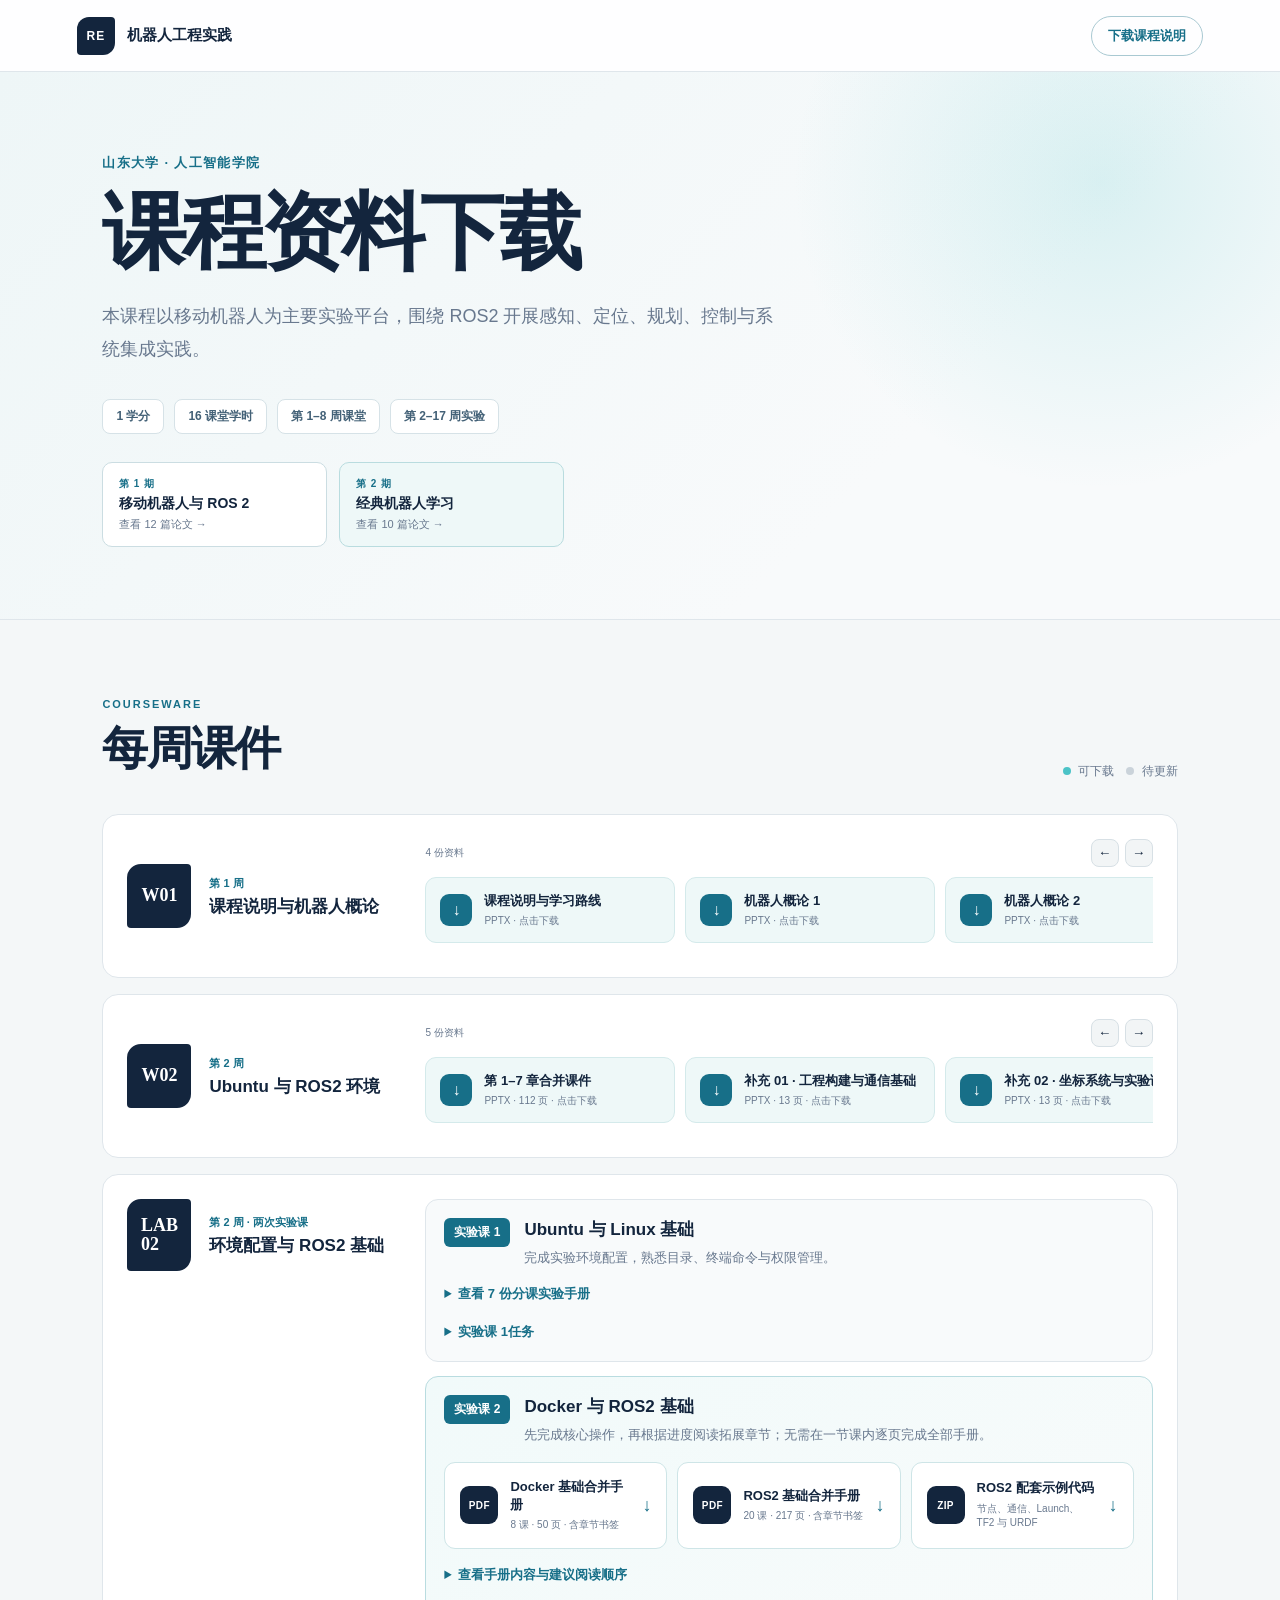
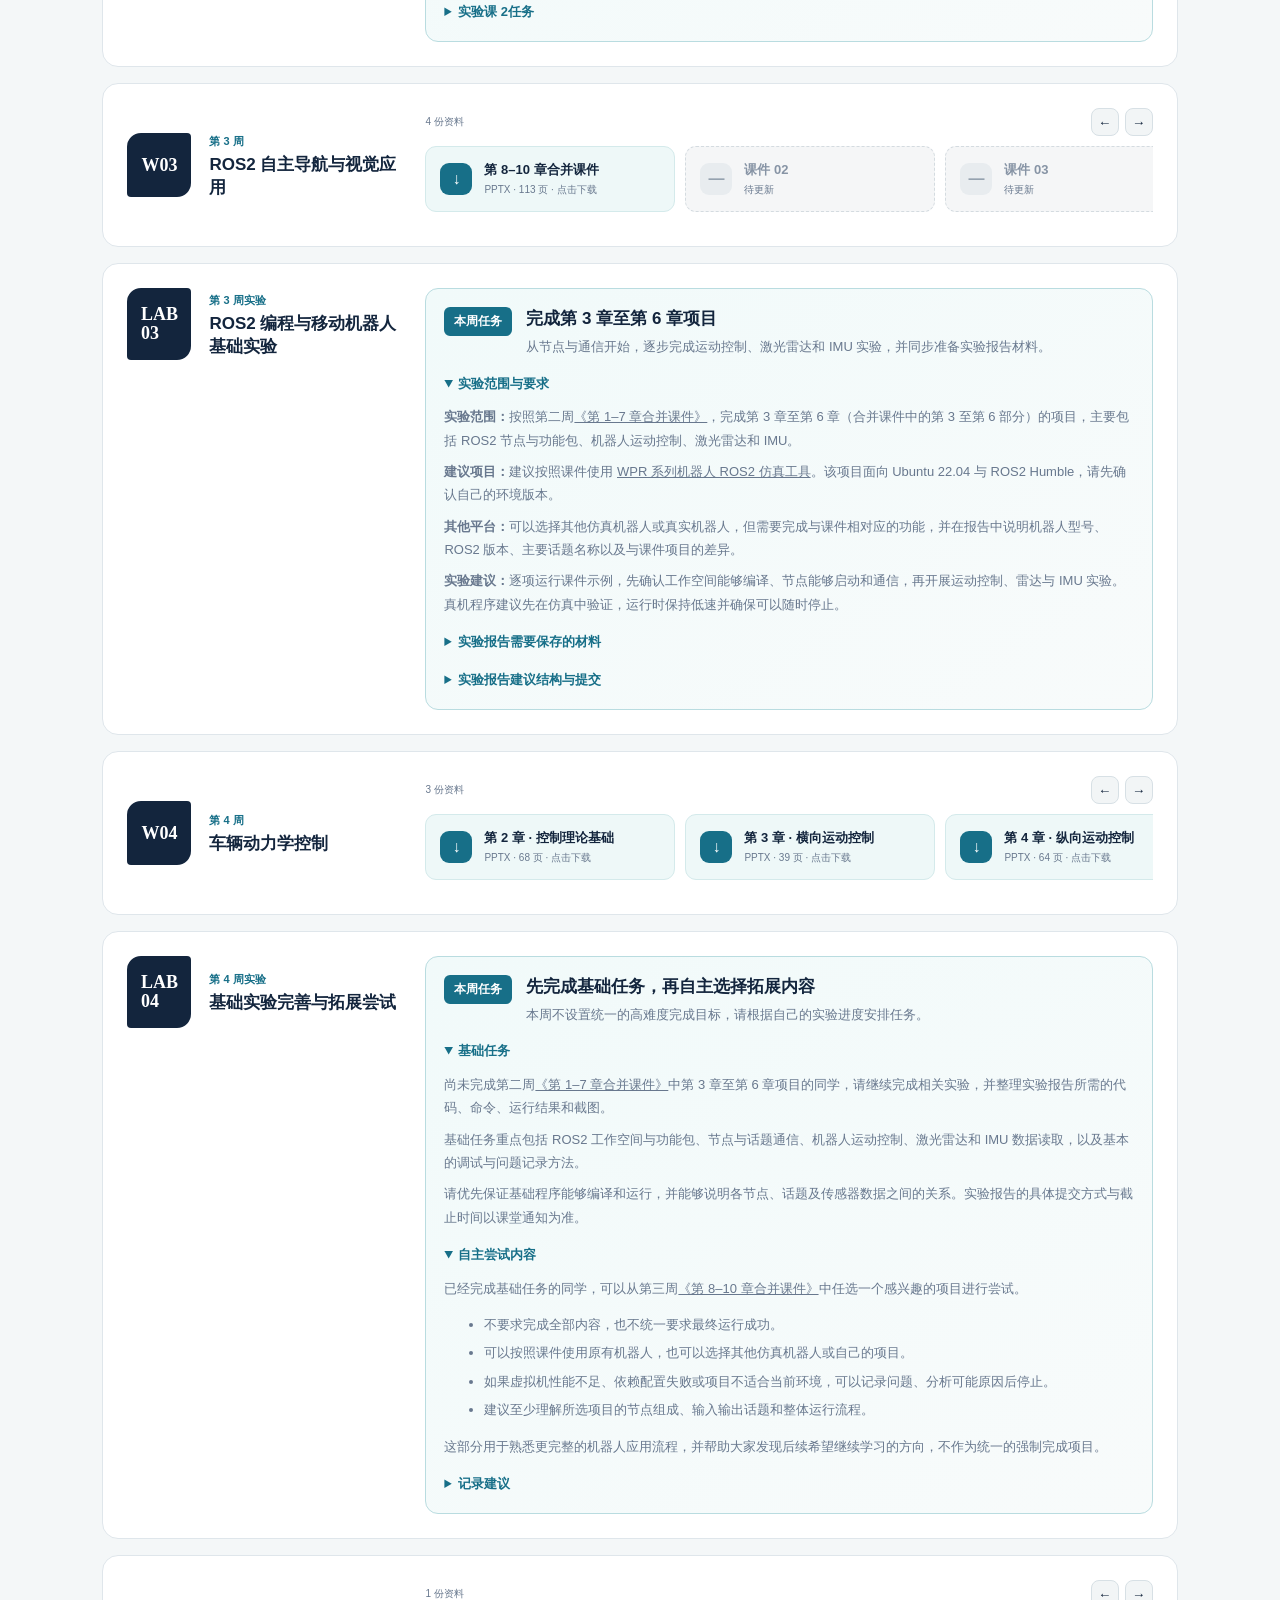
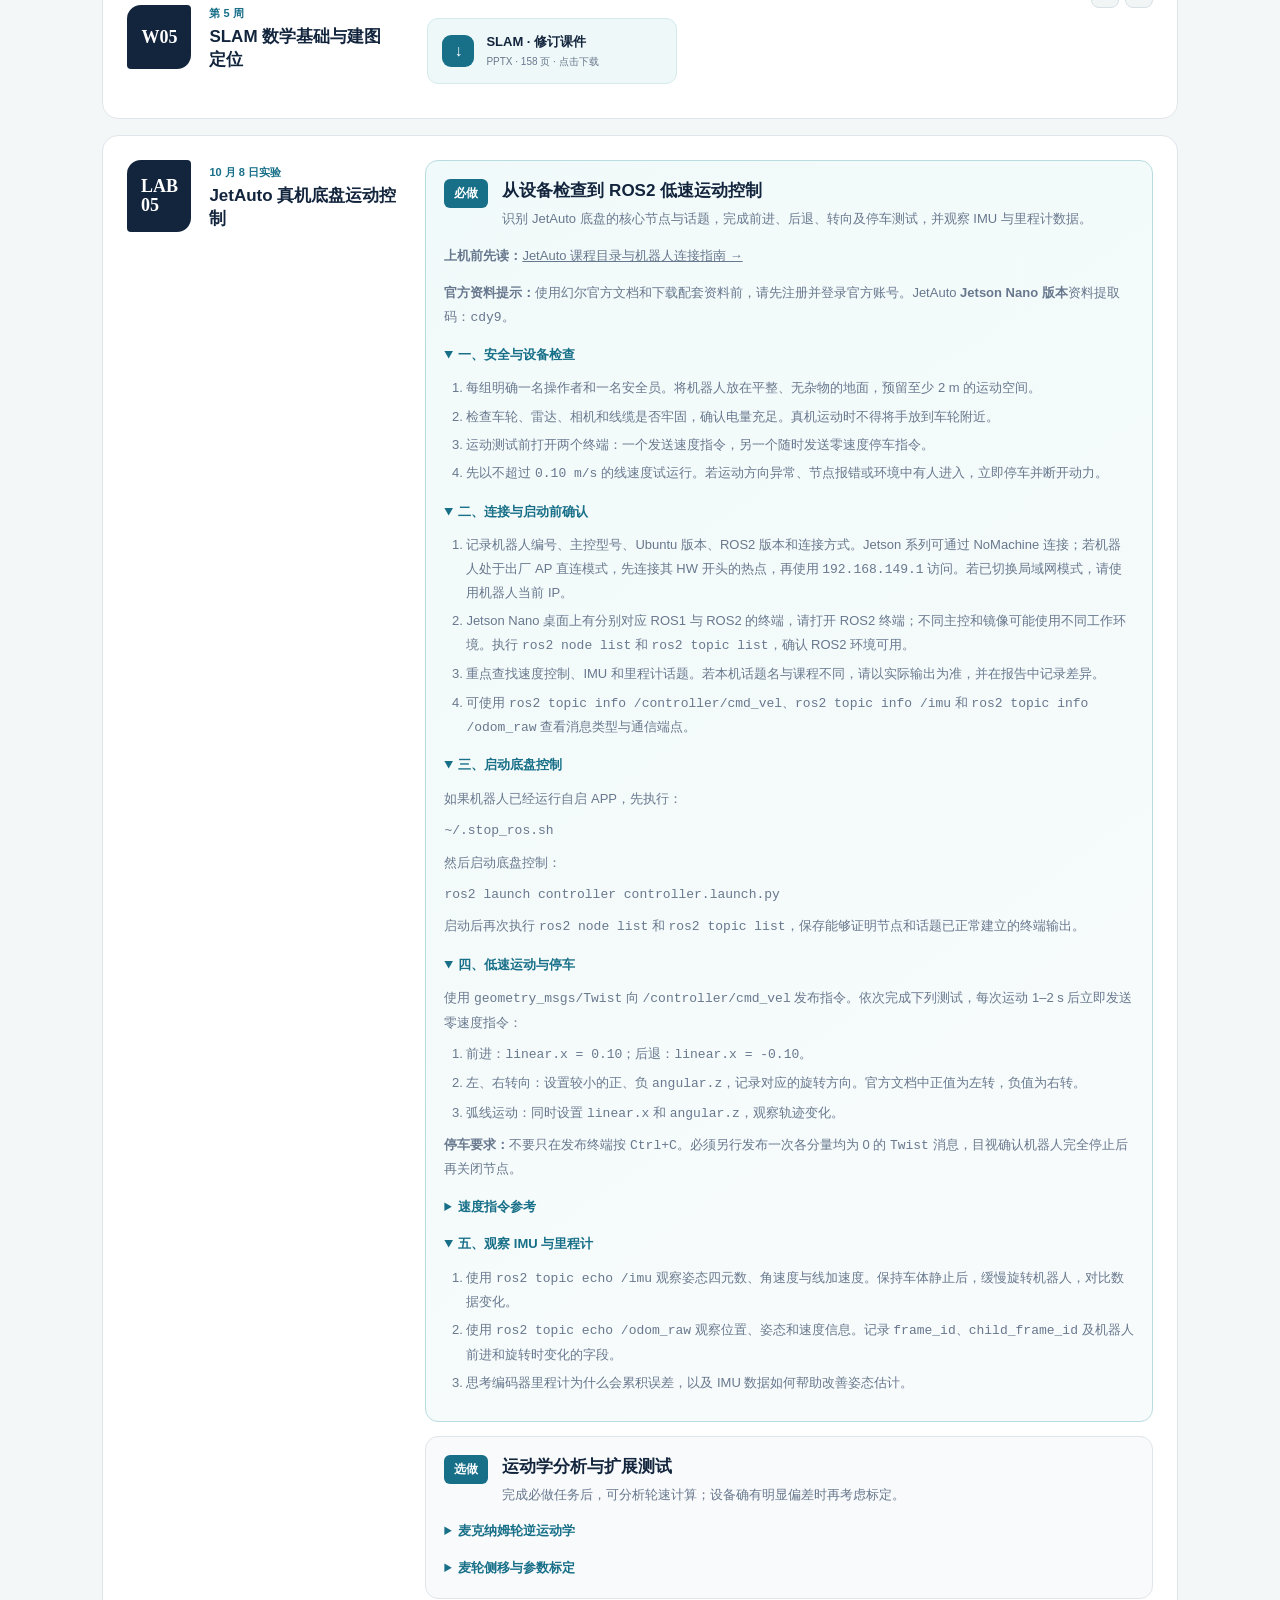
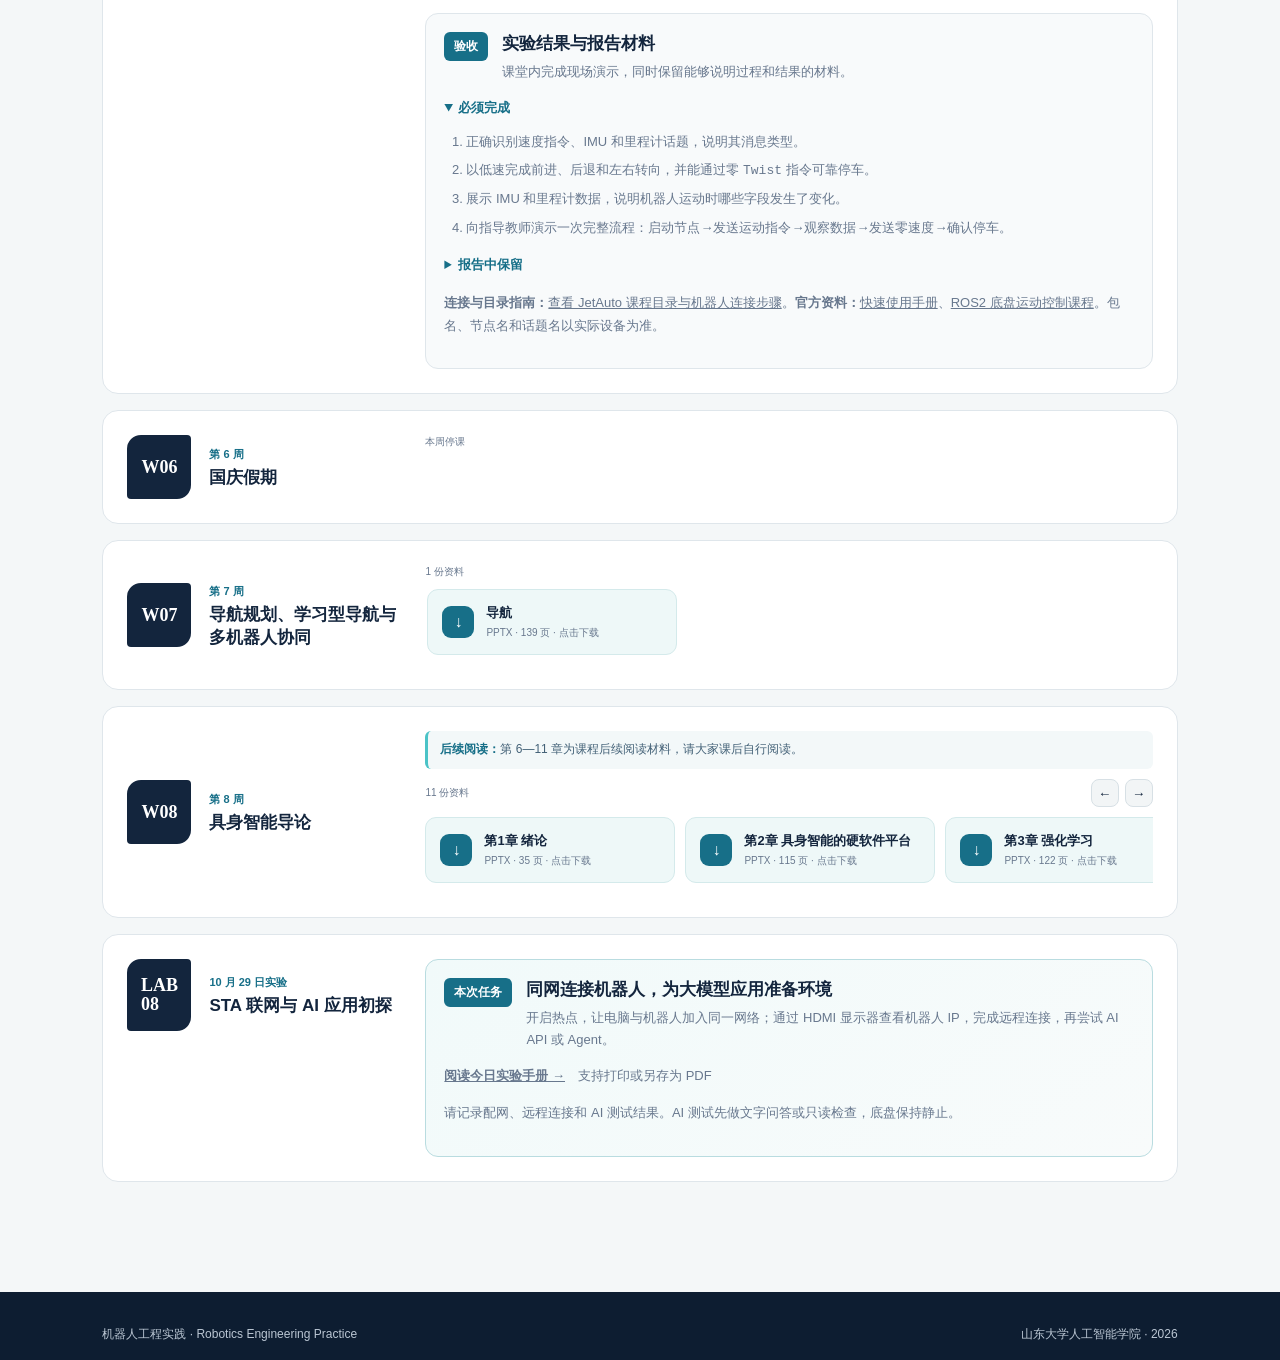
<file: index.html>
<!doctype html>
<html lang="zh-CN">
<head>
  <meta charset="utf-8">
  <meta name="viewport" content="width=device-width,initial-scale=1">
  <meta name="description" content="山东大学人工智能学院机器人工程实践课程资料下载">
  <title>机器人工程实践｜课程资料下载</title>
  <link rel="stylesheet" href="style.css">
</head>
<body>
  <header>
    <a class="brand" href="#top"><span class="brand-mark">RE</span><span>机器人工程实践</span></a>
    <a class="outline-link" href="downloads/课程说明与学习路线.pptx" download>下载课程说明</a>
  </header>

  <main>
    <section class="hero" id="top">
      <p class="school">山东大学 · 人工智能学院</p>
      <h1>课程资料下载</h1>
      <p class="subtitle">本课程以移动机器人为主要实验平台，围绕 ROS2 开展感知、定位、规划、控制与系统集成实践。</p>
      <div class="facts"><span>1 学分</span><span>16 课堂学时</span><span>第 1–8 周课堂</span><span>第 2–17 周实验</span></div>
      <div class="reading-entries" aria-label="论文选读">
        <a class="reading-entry" href="papers.html"><small>第 1 期</small><strong>移动机器人与 ROS 2</strong><span>查看 12 篇论文 →</span></a>
        <a class="reading-entry reading-entry-current" href="papers-2.html"><small>第 2 期</small><strong>经典机器人学习</strong><span>查看 10 篇论文 →</span></a>
      </div>
    </section>

    <section class="downloads" aria-labelledby="downloads-title">
      <div class="downloads-heading"><div><p>COURSEWARE</p><h2 id="downloads-title">每周课件</h2></div><span><i></i> 可下载　<em></em> 待更新</span></div>
      <div class="week-list">
        <article class="week-card"><div class="week-title"><span>W01</span><div><small>第 1 周</small><h3>课程说明与机器人概论</h3></div></div><div class="rail-wrap"><div class="rail-controls"><span>4 份资料</span><div><button aria-label="向左查看第1周课件">←</button><button aria-label="向右查看第1周课件">→</button></div></div><div class="materials"><a class="material available" href="downloads/课程说明与学习路线.pptx" download><b>↓</b><span><strong>课程说明与学习路线</strong><small>PPTX · 点击下载</small></span></a><a class="material available" href="downloads/01-机器人概论.pptx" download><b>↓</b><span><strong>机器人概论 1</strong><small>PPTX · 点击下载</small></span></a><a class="material available" href="downloads/02-机器人概论.pptx" download><b>↓</b><span><strong>机器人概论 2</strong><small>PPTX · 点击下载</small></span></a><a class="material available" href="downloads/03-机器人概论.ppt" download><b>↓</b><span><strong>机器人概论 3</strong><small>PPT · 点击下载</small></span></a></div></div></article>

<article class="week-card" id="week02"><div class="week-title"><span>W02</span><div><small>第 2 周</small><h3>Ubuntu 与 ROS2 环境</h3></div></div><div class="rail-wrap"><div class="rail-controls"><span>5 份资料</span><div><button aria-label="向左查看第2周课件">←</button><button aria-label="向右查看第2周课件">→</button></div></div><div class="materials"><a class="material available" href="downloads/week02-chapters-01-07.pptx?v=20260904-1920" download><b>↓</b><span><strong>第 1–7 章合并课件</strong><small>PPTX · 112 页 · 点击下载</small></span></a><a class="material available" href="downloads/week02-supplement-01-build-communication.pptx" download><b>↓</b><span><strong>补充 01 · 工程构建与通信基础</strong><small>PPTX · 13 页 · 点击下载</small></span></a><a class="material available" href="downloads/week02-supplement-02-tf-debugging.pptx" download><b>↓</b><span><strong>补充 02 · 坐标系统与实验调试</strong><small>PPTX · 13 页 · 点击下载</small></span></a><div class="material pending"><b>—</b><span><strong>课件 04</strong><small>待更新</small></span></div><div class="material pending"><b>—</b><span><strong>课件 05</strong><small>待更新</small></span></div></div></div></article>

        <article class="week-card lab-week" id="week02-lab">
          <div class="week-title"><span>LAB<br>02</span><div><small>第 2 周 · 两次实验课</small><h3>环境配置与 ROS2 基础</h3></div></div>
          <div class="lab-sessions">
            <section class="lab-session">
              <div class="session-heading"><span>实验课 1</span><div><h4>Ubuntu 与 Linux 基础</h4><p>完成实验环境配置，熟悉目录、终端命令与权限管理。</p></div></div>
              <details class="resource-group">
                <summary>查看 7 份分课实验手册</summary>
                <div class="rail-wrap">
                  <div class="rail-controls"><span>按需要阅读和下载</span><div><button aria-label="向左查看实验课1手册">←</button><button aria-label="向右查看实验课1手册">→</button></div></div>
                  <div class="materials">
                    <a class="material available" href="downloads/lab02/01-linux-introduction.pdf" download><b>↓</b><span><strong>01 Linux 系统简介</strong><small>PDF · 6 页</small></span></a>
                    <a class="material available" href="downloads/lab02/02-windows-virtual-machine.pdf" download><b>↓</b><span><strong>02 Windows 下的环境配置</strong><small>PDF · 10 页</small></span></a>
                    <a class="material available" href="downloads/lab02/03-ubuntu-installation.pdf" download><b>↓</b><span><strong>03 Linux 系统安装及换源</strong><small>PDF · 67 页</small></span></a>
                    <a class="material available" href="downloads/lab02/04-linux-basics.pdf" download><b>↓</b><span><strong>04 Linux 基本操作</strong><small>PDF · 13 页</small></span></a>
                    <a class="material available" href="downloads/lab02/05-linux-directories.pdf" download><b>↓</b><span><strong>05 Linux 目录介绍</strong><small>PDF · 5 页</small></span></a>
                    <a class="material available" href="downloads/lab02/06-linux-commands.pdf" download><b>↓</b><span><strong>06 Linux 常见指令</strong><small>PDF · 8 页</small></span></a>
                    <a class="material available" href="downloads/lab02/07-linux-permissions.pdf" download><b>↓</b><span><strong>07 Linux 权限介绍</strong><small>PDF · 7 页</small></span></a>
                  </div>
                </div>
              </details>
              <details class="lab-notes"><summary>实验课 1任务</summary><p><strong>实验目标：</strong>完成 Ubuntu 实验环境配置，掌握 Linux 的基本操作，为后续 ROS2 实验准备可用环境。</p><ol><li>根据自己的电脑选择一种虚拟机方案，安装 Ubuntu 并完成软件源配置。不需要同时安装多种虚拟机；修改磁盘或虚拟化设置前，请先备份重要文件。</li><li>完成目录结构、常用终端命令和权限管理练习，保存关键命令与运行结果。遇到问题时，记录报错画面、系统与软件版本以及已经完成的步骤。</li><li>使用普通账户和 <code>sudo</code> 执行需要管理员权限的操作，不要启用 root 登录，也不要修改实验室公共设备的账户密码。</li></ol><p><strong>提前完成实验的同学：</strong>请进入<a href="papers.html">第一次论文选读</a>页面开始阅读。</p><p><strong>第一周作业：</strong>选择一篇或多篇论文完成阅读报告，使用 Overleaf 和 LaTeX 编写并导出 PDF。报告应说明研究问题、主要方法、实验结果和个人理解，不要只翻译摘要。提交方式与截止时间以课堂通知为准。</p></details>
            </section>

            <section class="lab-session session-featured">
              <div class="session-heading"><span>实验课 2</span><div><h4>Docker 与 ROS2 基础</h4><p>先完成核心操作，再根据进度阅读拓展章节；无需在一节课内逐页完成全部手册。</p></div></div>
              <div class="session-downloads">
                <a class="resource-card" href="downloads/lab02/session2/docker-course-complete.pdf?v=20260909" download><b>PDF</b><span><strong>Docker 基础合并手册</strong><small>8 课 · 50 页 · 含章节书签</small></span><i>↓</i></a>
                <a class="resource-card" href="downloads/lab02/session2/ros2-basics-complete.pdf?v=20260909" download><b>PDF</b><span><strong>ROS2 基础合并手册</strong><small>20 课 · 217 页 · 含章节书签</small></span><i>↓</i></a>
                <a class="resource-card" href="downloads/lab02/session2/ros2-example-source.zip?v=20260909" download><b>ZIP</b><span><strong>ROS2 配套示例代码</strong><small>节点、通信、Launch、TF2 与 URDF</small></span><i>↓</i></a>
              </div>
              <details class="resource-index"><summary>查看手册内容与建议阅读顺序</summary><div class="course-outline"><div><h5>Docker 手册</h5><p><strong>核心：</strong>介绍与安装、hello-world、容器使用、硬件与数据交互、Docker 中安装 ROS。</p><p><strong>拓展：</strong>镜像发布、容器日常管理与 Docker 仓库。</p></div><div><h5>ROS2 手册</h5><p><strong>核心：</strong>安装、命令行、工作空间、功能包、节点、话题、服务与动作。</p><p><strong>拓展：</strong>参数、DDS、Launch、TF2、URDF、Gazebo、Rviz 与 RQT。</p></div></div></details>
              <details class="lab-notes"><summary>实验课 2任务</summary><p><strong>实验目标：</strong>理解容器化开发环境的基本思路，完成 ROS2 工作空间与基础通信实验。</p><ol><li><strong>Docker 基础：</strong>完成 Docker 安装与 <code>hello-world</code> 测试，练习镜像、容器和目录映射等基本操作，并尝试在容器中运行 ROS2 环境。</li><li><strong>ROS2 基础：</strong>创建工作空间和功能包，运行节点、话题发布/订阅以及服务或动作示例；使用相应的 <code>ros2</code> 命令检查节点和通信状态。</li><li><strong>实验记录：</strong>保留关键命令、运行结果和必要截图。遇到问题时记录完整报错、ROS2 版本、运行环境及已经尝试的解决方法。</li></ol><p><strong>拓展任务：</strong>完成较快的同学可以继续练习 Launch、TF2、URDF、Rviz 或 RQT，也可以进入<a href="papers.html">第一次论文选读</a>页面继续阅读论文。</p></details>
            </section>
          </div>
        </article>

        <article class="week-card" id="week03"><div class="week-title"><span>W03</span><div><small>第 3 周</small><h3>ROS2 自主导航与视觉应用</h3></div></div><div class="rail-wrap"><div class="rail-controls"><span>4 份资料</span><div><button aria-label="向左查看第3周课件">←</button><button aria-label="向右查看第3周课件">→</button></div></div><div class="materials"><a class="material available" href="downloads/week03-ros2-navigation-vision.pptx?v=20260913" download><b>↓</b><span><strong>第 8–10 章合并课件</strong><small>PPTX · 113 页 · 点击下载</small></span></a><div class="material pending"><b>—</b><span><strong>课件 02</strong><small>待更新</small></span></div><div class="material pending"><b>—</b><span><strong>课件 03</strong><small>待更新</small></span></div><div class="material pending"><b>—</b><span><strong>课件 04</strong><small>待更新</small></span></div></div></div></article>

        <article class="week-card lab-week" id="week03-lab">
          <div class="week-title"><span>LAB<br>03</span><div><small>第 3 周实验</small><h3>ROS2 编程与移动机器人基础实验</h3></div></div>
          <div class="lab-sessions">
            <section class="lab-session session-featured">
              <div class="session-heading"><span>本周任务</span><div><h4>完成第 3 章至第 6 章项目</h4><p>从节点与通信开始，逐步完成运动控制、激光雷达和 IMU 实验，并同步准备实验报告材料。</p></div></div>
              <details class="lab-notes" open><summary>实验范围与要求</summary><p><strong>实验范围：</strong>按照第二周<a href="#week02">《第 1–7 章合并课件》</a>，完成第 3 章至第 6 章（合并课件中的第 3 至第 6 部分）的项目，主要包括 ROS2 节点与功能包、机器人运动控制、激光雷达和 IMU。</p><p><strong>建议项目：</strong>建议按照课件使用 <a href="https://github.com/6-robot/wpr_simulation2" target="_blank" rel="noopener">WPR 系列机器人 ROS2 仿真工具</a>。该项目面向 Ubuntu 22.04 与 ROS2 Humble，请先确认自己的环境版本。</p><p><strong>其他平台：</strong>可以选择其他仿真机器人或真实机器人，但需要完成与课件相对应的功能，并在报告中说明机器人型号、ROS2 版本、主要话题名称以及与课件项目的差异。</p><p><strong>实验建议：</strong>逐项运行课件示例，先确认工作空间能够编译、节点能够启动和通信，再开展运动控制、雷达与 IMU 实验。真机程序建议先在仿真中验证，运行时保持低速并确保可以随时停止。</p></details>
              <details class="lab-notes"><summary>实验报告需要保存的材料</summary><ol><li>工作空间成功编译及节点正常启动的截图。</li><li>节点、话题及通信关系的检查结果。</li><li>机器人运动控制的运行画面或结果记录。</li><li>RViz 中激光雷达数据的显示效果。</li><li>IMU 数据输出及关键字段的观察记录。</li><li>关键代码、参数配置或命令，以及必要的说明。</li><li>实验中出现的问题、完整报错信息和解决过程。</li></ol><p>截图应能看清命令、窗口标题和关键结果；不要只保留最终成功画面。</p></details>
              <details class="lab-notes"><summary>实验报告建议结构与提交</summary><ol><li><strong>实验目的：</strong>说明本次实验要掌握的 ROS2 知识与机器人功能。</li><li><strong>实验环境：</strong>记录 Ubuntu、ROS2、仿真平台或机器人型号等信息。</li><li><strong>实验过程：</strong>按第 3 章至第 6 章依次说明操作步骤、关键命令与代码。</li><li><strong>实验结果：</strong>配合截图展示各项功能的运行结果。</li><li><strong>问题与解决：</strong>记录调试过程、原因分析及解决方法。</li><li><strong>分析与总结：</strong>总结各节点、话题和传感器数据之间的关系，以及个人理解。</li></ol><p><strong>提交形式：</strong>使用 Overleaf 和 LaTeX 编写，导出 PDF 后提交；具体提交方式与截止时间以课堂通知为准。</p></details>
            </section>
          </div>
        </article>

        <article class="week-card" id="week04"><div class="week-title"><span>W04</span><div><small>第 4 周</small><h3>车辆动力学控制</h3></div></div><div class="rail-wrap"><div class="rail-controls"><span>3 份资料</span><div><button aria-label="向左查看第4周课件">←</button><button aria-label="向右查看第4周课件">→</button></div></div><div class="materials"><a class="material available" href="https://raw.githubusercontent.com/tcy1998/robotics-engineering-practice/main/downloads/week04-02-control-theory.pptx" download><b>↓</b><span><strong>第 2 章 · 控制理论基础</strong><small>PPTX · 68 页 · 点击下载</small></span></a><a class="material available" href="https://raw.githubusercontent.com/tcy1998/robotics-engineering-practice/main/downloads/week04-03-lateral-control.pptx" download><b>↓</b><span><strong>第 3 章 · 横向运动控制</strong><small>PPTX · 39 页 · 点击下载</small></span></a><a class="material available" href="https://raw.githubusercontent.com/tcy1998/robotics-engineering-practice/main/downloads/week04-04-longitudinal-control.pptx" download><b>↓</b><span><strong>第 4 章 · 纵向运动控制</strong><small>PPTX · 64 页 · 点击下载</small></span></a></div></div></article>

        <article class="week-card lab-week" id="week04-lab">
          <div class="week-title"><span>LAB<br>04</span><div><small>第 4 周实验</small><h3>基础实验完善与拓展尝试</h3></div></div>
          <div class="lab-sessions">
            <section class="lab-session session-featured">
              <div class="session-heading"><span>本周任务</span><div><h4>先完成基础任务，再自主选择拓展内容</h4><p>本周不设置统一的高难度完成目标，请根据自己的实验进度安排任务。</p></div></div>
              <details class="lab-notes" open><summary>基础任务</summary><p>尚未完成第二周<a href="#week02">《第 1–7 章合并课件》</a>中第 3 章至第 6 章项目的同学，请继续完成相关实验，并整理实验报告所需的代码、命令、运行结果和截图。</p><p>基础任务重点包括 ROS2 工作空间与功能包、节点与话题通信、机器人运动控制、激光雷达和 IMU 数据读取，以及基本的调试与问题记录方法。</p><p>请优先保证基础程序能够编译和运行，并能够说明各节点、话题及传感器数据之间的关系。实验报告的具体提交方式与截止时间以课堂通知为准。</p></details>
              <details class="lab-notes" open><summary>自主尝试内容</summary><p>已经完成基础任务的同学，可以从第三周<a href="#week03">《第 8–10 章合并课件》</a>中任选一个感兴趣的项目进行尝试。</p><ul><li>不要求完成全部内容，也不统一要求最终运行成功。</li><li>可以按照课件使用原有机器人，也可以选择其他仿真机器人或自己的项目。</li><li>如果虚拟机性能不足、依赖配置失败或项目不适合当前环境，可以记录问题、分析可能原因后停止。</li><li>建议至少理解所选项目的节点组成、输入输出话题和整体运行流程。</li></ul><p>这部分用于熟悉更完整的机器人应用流程，并帮助大家发现后续希望继续学习的方向，不作为统一的强制完成项目。</p></details>
              <details class="lab-notes"><summary>记录建议</summary><p>如果进行了拓展尝试，可以记录所选项目、运行环境、已经完成的步骤、主要节点和话题、运行结果或报错信息，并把这些内容作为实验报告的拓展部分。没有完成拓展项目不会影响基础任务的评价。</p><p>所有运动控制程序应优先在仿真环境中验证。使用真实机器人时，请保持低速运行并确保能够随时停止。</p></details>
            </section>
          </div>
        </article>

        <article class="week-card" id="week05"><div class="week-title"><span>W05</span><div><small>第 5 周</small><h3>SLAM 数学基础与建图定位</h3></div></div><div class="rail-wrap"><div class="rail-controls"><span>1 份资料</span><div><button aria-label="向左查看第5周课件">←</button><button aria-label="向右查看第5周课件">→</button></div></div><div class="materials"><a class="material available" href="downloads/week05-slam.pptx?v=20260927" download><b>↓</b><span><strong>SLAM · 修订课件</strong><small>PPTX · 158 页 · 点击下载</small></span></a></div></div></article>

        <article class="week-card lab-week" id="week05-lab">
          <div class="week-title"><span>LAB<br>05</span><div><small>10 月 8 日实验</small><h3>JetAuto 真机底盘运动控制</h3></div></div>
          <div class="lab-sessions">
            <section class="lab-session session-featured">
              <div class="session-heading"><span>必做</span><div><h4>从设备检查到 ROS2 低速运动控制</h4><p>识别 JetAuto 底盘的核心节点与话题，完成前进、后退、转向及停车测试，并观察 IMU 与里程计数据。</p></div></div>
              <p class="lab-notes"><strong>上机前先读：</strong><a href="jetauto-guide.html">JetAuto 课程目录与机器人连接指南 →</a></p>
              <p class="lab-notes"><strong>官方资料提示：</strong>使用幻尔官方文档和下载配套资料前，请先注册并登录官方账号。JetAuto <strong>Jetson Nano 版本</strong>资料提取码：<code>cdy9</code>。</p>
              <details class="lab-notes" open><summary>一、安全与设备检查</summary><ol><li>每组明确一名操作者和一名安全员。将机器人放在平整、无杂物的地面，预留至少 2 m 的运动空间。</li><li>检查车轮、雷达、相机和线缆是否牢固，确认电量充足。真机运动时不得将手放到车轮附近。</li><li>运动测试前打开两个终端：一个发送速度指令，另一个随时发送零速度停车指令。</li><li>先以不超过 <code>0.10 m/s</code> 的线速度试运行。若运动方向异常、节点报错或环境中有人进入，立即停车并断开动力。</li></ol></details>
              <details class="lab-notes" open><summary>二、连接与启动前确认</summary><ol><li>记录机器人编号、主控型号、Ubuntu 版本、ROS2 版本和连接方式。Jetson 系列可通过 NoMachine 连接；若机器人处于出厂 AP 直连模式，先连接其 HW 开头的热点，再使用 <code>192.168.149.1</code> 访问。若已切换局域网模式，请使用机器人当前 IP。</li><li>Jetson Nano 桌面上有分别对应 ROS1 与 ROS2 的终端，请打开 ROS2 终端；不同主控和镜像可能使用不同工作环境。执行 <code>ros2 node list</code> 和 <code>ros2 topic list</code>，确认 ROS2 环境可用。</li><li>重点查找速度控制、IMU 和里程计话题。若本机话题名与课程不同，请以实际输出为准，并在报告中记录差异。</li><li>可使用 <code>ros2 topic info /controller/cmd_vel</code>、<code>ros2 topic info /imu</code> 和 <code>ros2 topic info /odom_raw</code> 查看消息类型与通信端点。</li></ol></details>
              <details class="lab-notes" open><summary>三、启动底盘控制</summary><p>如果机器人已经运行自启 APP，先执行：</p><p><code>~/.stop_ros.sh</code></p><p>然后启动底盘控制：</p><p><code>ros2 launch controller controller.launch.py</code></p><p>启动后再次执行 <code>ros2 node list</code> 和 <code>ros2 topic list</code>，保存能够证明节点和话题已正常建立的终端输出。</p></details>
              <details class="lab-notes" open><summary>四、低速运动与停车</summary><p>使用 <code>geometry_msgs/Twist</code> 向 <code>/controller/cmd_vel</code> 发布指令。依次完成下列测试，每次运动 1–2 s 后立即发送零速度指令：</p><ol><li>前进：<code>linear.x = 0.10</code>；后退：<code>linear.x = -0.10</code>。</li><li>左、右转向：设置较小的正、负 <code>angular.z</code>，记录对应的旋转方向。官方文档中正值为左转，负值为右转。</li><li>弧线运动：同时设置 <code>linear.x</code> 和 <code>angular.z</code>，观察轨迹变化。</li></ol><p><strong>停车要求：</strong>不要只在发布终端按 <code>Ctrl+C</code>。必须另行发布一次各分量均为 0 的 <code>Twist</code> 消息，目视确认机器人完全停止后再关闭节点。</p></details>
              <details class="lab-notes"><summary>速度指令参考</summary><p>前进示例：</p><p><code>ros2 topic pub /controller/cmd_vel geometry_msgs/Twist "{linear: {x: 0.10, y: 0.0, z: 0.0}, angular: {x: 0.0, y: 0.0, z: 0.0}}"</code></p><p>单次发布停车指令：</p><p><code>ros2 topic pub --once /controller/cmd_vel geometry_msgs/Twist "{linear: {x: 0.0, y: 0.0, z: 0.0}, angular: {x: 0.0, y: 0.0, z: 0.0}}"</code></p><p>如果话题名不同，将命令中的 <code>/controller/cmd_vel</code> 替换为本机实际速度控制话题。</p></details>
              <details class="lab-notes" open><summary>五、观察 IMU 与里程计</summary><ol><li>使用 <code>ros2 topic echo /imu</code> 观察姿态四元数、角速度与线加速度。保持车体静止后，缓慢旋转机器人，对比数据变化。</li><li>使用 <code>ros2 topic echo /odom_raw</code> 观察位置、姿态和速度信息。记录 <code>frame_id</code>、<code>child_frame_id</code> 及机器人前进和旋转时变化的字段。</li><li>思考编码器里程计为什么会累积误差，以及 IMU 数据如何帮助改善姿态估计。</li></ol></details>
            </section>
            <section class="lab-session">
              <div class="session-heading"><span>选做</span><div><h4>运动学分析与扩展测试</h4><p>完成必做任务后，可分析轮速计算；设备确有明显偏差时再考虑标定。</p></div></div>
              <details class="lab-notes"><summary>麦克纳姆轮逆运动学</summary><p>阅读 <code>mecanum.py</code>，找到车体速度 <code>linear_x</code>、<code>linear_y</code>、<code>angular_z</code> 转换为四路轮速的代码。说明轴距、轮距、轮径及电机安装方向对计算结果的影响。</p><p>典型解算形式为：<code>v1 = vx - vy - ωk</code>、<code>v2 = vx + vy - ωk</code>、<code>v3 = vx + vy + ωk</code>、<code>v4 = vx - vy + ωk</code>，其中 <code>k = (wheelbase + track_width) / 2</code>。</p></details>
              <details class="lab-notes"><summary>麦轮侧移与参数标定</summary><p>麦克纳姆轮运动学模型包含 <code>linear.y</code>，但官方本章的速度控制操作主要演示 <code>linear.x</code> 与 <code>angular.z</code>。确认本机为麦轮底盘、支持侧移且场地允许后，可用很小的 <code>linear.y</code> 进行扩展测试。</p><p>官方说明整机出厂前已完成标定。只有直行或转向出现明显偏差时，才在指导教师确认后记录 <code>calibrate_params.yaml</code> 原始值，使用线速度或角速度标定程序测试，并每次只调整一个参数。公共设备不要自行覆盖原有标定。</p></details>
            </section>
            <section class="lab-session">
              <div class="session-heading"><span>验收</span><div><h4>实验结果与报告材料</h4><p>课堂内完成现场演示，同时保留能够说明过程和结果的材料。</p></div></div>
              <details class="lab-notes" open><summary>必须完成</summary><ol><li>正确识别速度指令、IMU 和里程计话题，说明其消息类型。</li><li>以低速完成前进、后退和左右转向，并能通过零 <code>Twist</code> 指令可靠停车。</li><li>展示 IMU 和里程计数据，说明机器人运动时哪些字段发生了变化。</li><li>向指导教师演示一次完整流程：启动节点→发送运动指令→观察数据→发送零速度→确认停车。</li></ol></details>
              <details class="lab-notes"><summary>报告中保留</summary><ol><li>实验环境、机器人编号、ROS2 版本与实际话题名。</li><li><code>ros2 node list</code>、<code>ros2 topic list</code> 及关键 <code>topic info</code> 的输出。</li><li>各种运动方式的指令、运行结果和必要的照片或短视频。</li><li>IMU 与里程计的关键字段、数据变化与个人分析。</li><li>至少一个真实的调试问题：完整报错或现象、原因判断、尝试步骤与最终结果。</li></ol></details>
              <p class="lab-notes"><strong>连接与目录指南：</strong><a href="jetauto-guide.html">查看 JetAuto 课程目录与机器人连接步骤</a>。<strong>官方资料：</strong><a href="https://docs.hiwonder.com.cn/projects/JetAuto-JetsonNano/page/1.%E6%9C%BA%E5%99%A8%E4%BA%BA%E5%BF%AB%E9%80%9F%E4%BD%BF%E7%94%A8%E6%8C%87%E5%8D%97.html" target="_blank" rel="noopener">快速使用手册</a>、<a href="https://docs.hiwonder.com.cn/projects/JetAuto-JetsonNano/page/15.ROS2-%E5%BA%95%E7%9B%98%E8%BF%90%E5%8A%A8%E6%8E%A7%E5%88%B6%E8%AF%BE%E7%A8%8B.html" target="_blank" rel="noopener">ROS2 底盘运动控制课程</a>。包名、节点名和话题名以实际设备为准。</p>
            </section>
          </div>
        </article>

        <article class="week-card holiday-week"><div class="week-title"><span>W06</span><div><small>第 6 周</small><h3>国庆假期</h3></div></div><div class="rail-wrap"><div class="rail-controls"><span>本周停课</span></div></div></article>

        <article class="week-card" id="week07"><div class="week-title"><span>W07</span><div><small>第 7 周</small><h3>导航规划、学习型导航与多机器人协同</h3></div></div><div class="rail-wrap"><div class="rail-controls"><span>1 份资料</span></div><div class="materials"><a class="material available" href="downloads/%E5%AF%BC%E8%88%AA.pptx?v=20261011d" download="导航.pptx"><b>↓</b><span><strong>导航</strong><small>PPTX · 139 页 · 点击下载</small></span></a></div></div></article>

        <article class="week-card" id="week08"><div class="week-title"><span>W08</span><div><small>第 8 周</small><h3>具身智能导论</h3></div></div><div class="rail-wrap"><p class="week-reading-note"><strong>后续阅读：</strong>第 6—11 章为课程后续阅读材料，请大家课后自行阅读。</p><div class="rail-controls"><span>11 份资料</span><div><button aria-label="向左查看第8周课件">←</button><button aria-label="向右查看第8周课件">→</button></div></div><div class="materials"><a class="material available" href="https://raw.githubusercontent.com/tcy1998/robotics-engineering-practice/main/downloads/week08-01-introduction.pptx" download="具身智能导论_第1章.pptx"><b>↓</b><span><strong>第1章 绪论</strong><small>PPTX · 35 页 · 点击下载</small></span></a><a class="material available" href="https://raw.githubusercontent.com/tcy1998/robotics-engineering-practice/main/downloads/week08-02-platforms.pptx" download="具身智能导论_第2章.pptx"><b>↓</b><span><strong>第2章 具身智能的硬软件平台</strong><small>PPTX · 115 页 · 点击下载</small></span></a><a class="material available" href="https://raw.githubusercontent.com/tcy1998/robotics-engineering-practice/main/downloads/week08-03-reinforcement-learning.pptx" download="具身智能导论_第3章.pptx"><b>↓</b><span><strong>第3章 强化学习</strong><small>PPTX · 122 页 · 点击下载</small></span></a><a class="material available" href="https://raw.githubusercontent.com/tcy1998/robotics-engineering-practice/main/downloads/week08-04-teleoperation-imitation-learning.pptx" download="具身智能导论_第4章.pptx"><b>↓</b><span><strong>第4章 遥操作交互与模仿学习</strong><small>PPTX · 125 页 · 点击下载</small></span></a><a class="material available" href="https://raw.githubusercontent.com/tcy1998/robotics-engineering-practice/main/downloads/week08-05-foundation-models.pptx" download="具身智能导论_第5章.pptx"><b>↓</b><span><strong>第5章 具身智能大模型</strong><small>PPTX · 129 页 · 点击下载</small></span></a><a class="material available" href="https://raw.githubusercontent.com/tcy1998/robotics-engineering-practice/main/downloads/week08-06-navigation-planning.pptx" download="具身智能导论_第6章.pptx"><b>↓</b><span><strong>第6章 具身导航与规划</strong><small>PPTX · 123 页 · 后续阅读</small></span></a><a class="material available" href="https://raw.githubusercontent.com/tcy1998/robotics-engineering-practice/main/downloads/week08-07-vision-language-action.pptx" download="具身智能导论_第7章.pptx"><b>↓</b><span><strong>第7章 视觉－语言－动作模型</strong><small>PPTX · 131 页 · 后续阅读</small></span></a><a class="material available" href="https://raw.githubusercontent.com/tcy1998/robotics-engineering-practice/main/downloads/week08-08-world-models.pptx" download="具身智能导论_第8章.pptx"><b>↓</b><span><strong>第8章 世界模型</strong><small>PPTX · 113 页 · 后续阅读</small></span></a><a class="material available" href="https://raw.githubusercontent.com/tcy1998/robotics-engineering-practice/main/downloads/week08-09-sim-to-real.pptx" download="具身智能导论_第9章.pptx"><b>↓</b><span><strong>第9章 虚实迁移技术</strong><small>PPTX · 113 页 · 后续阅读</small></span></a><a class="material available" href="https://raw.githubusercontent.com/tcy1998/robotics-engineering-practice/main/downloads/week08-10-embodied-data-training.pptx" download="具身智能导论_第10章.pptx"><b>↓</b><span><strong>第10章 具身数据与采集训练</strong><small>PPTX · 145 页 · 后续阅读</small></span></a><a class="material available" href="https://raw.githubusercontent.com/tcy1998/robotics-engineering-practice/main/downloads/week08-11-integrated-practice.pptx" download="具身智能导论_第11章.pptx"><b>↓</b><span><strong>第11章 具身智能综合实践</strong><small>PPTX · 140 页 · 后续阅读</small></span></a></div></div></article>
        <article class="week-card lab-week" id="lab-20261029">
          <div class="week-title"><span>LAB<br>08</span><div><small>10 月 29 日实验</small><h3>STA 联网与 AI 应用初探</h3></div></div>
          <div class="lab-sessions"><section class="lab-session session-featured"><div class="session-heading"><span>本次任务</span><div><h4>同网连接机器人，为大模型应用准备环境</h4><p>开启热点，让电脑与机器人加入同一网络；通过 HDMI 显示器查看机器人 IP，完成远程连接，再尝试 AI API 或 Agent。</p></div></div><p class="lab-notes"><a href="lab-20261029.html"><strong>阅读今日实验手册 →</strong></a>　支持打印或另存为 PDF</p><p class="lab-notes">请记录配网、远程连接和 AI 测试结果。AI 测试先做文字问答或只读检查，底盘保持静止。</p></section></div>
        </article>
      </div>
    </section>
  </main>

  <footer><span>机器人工程实践 · Robotics Engineering Practice</span><span>山东大学人工智能学院 · 2026</span></footer>
  <script src="script.js"></script>
</body>
</html>
</file>
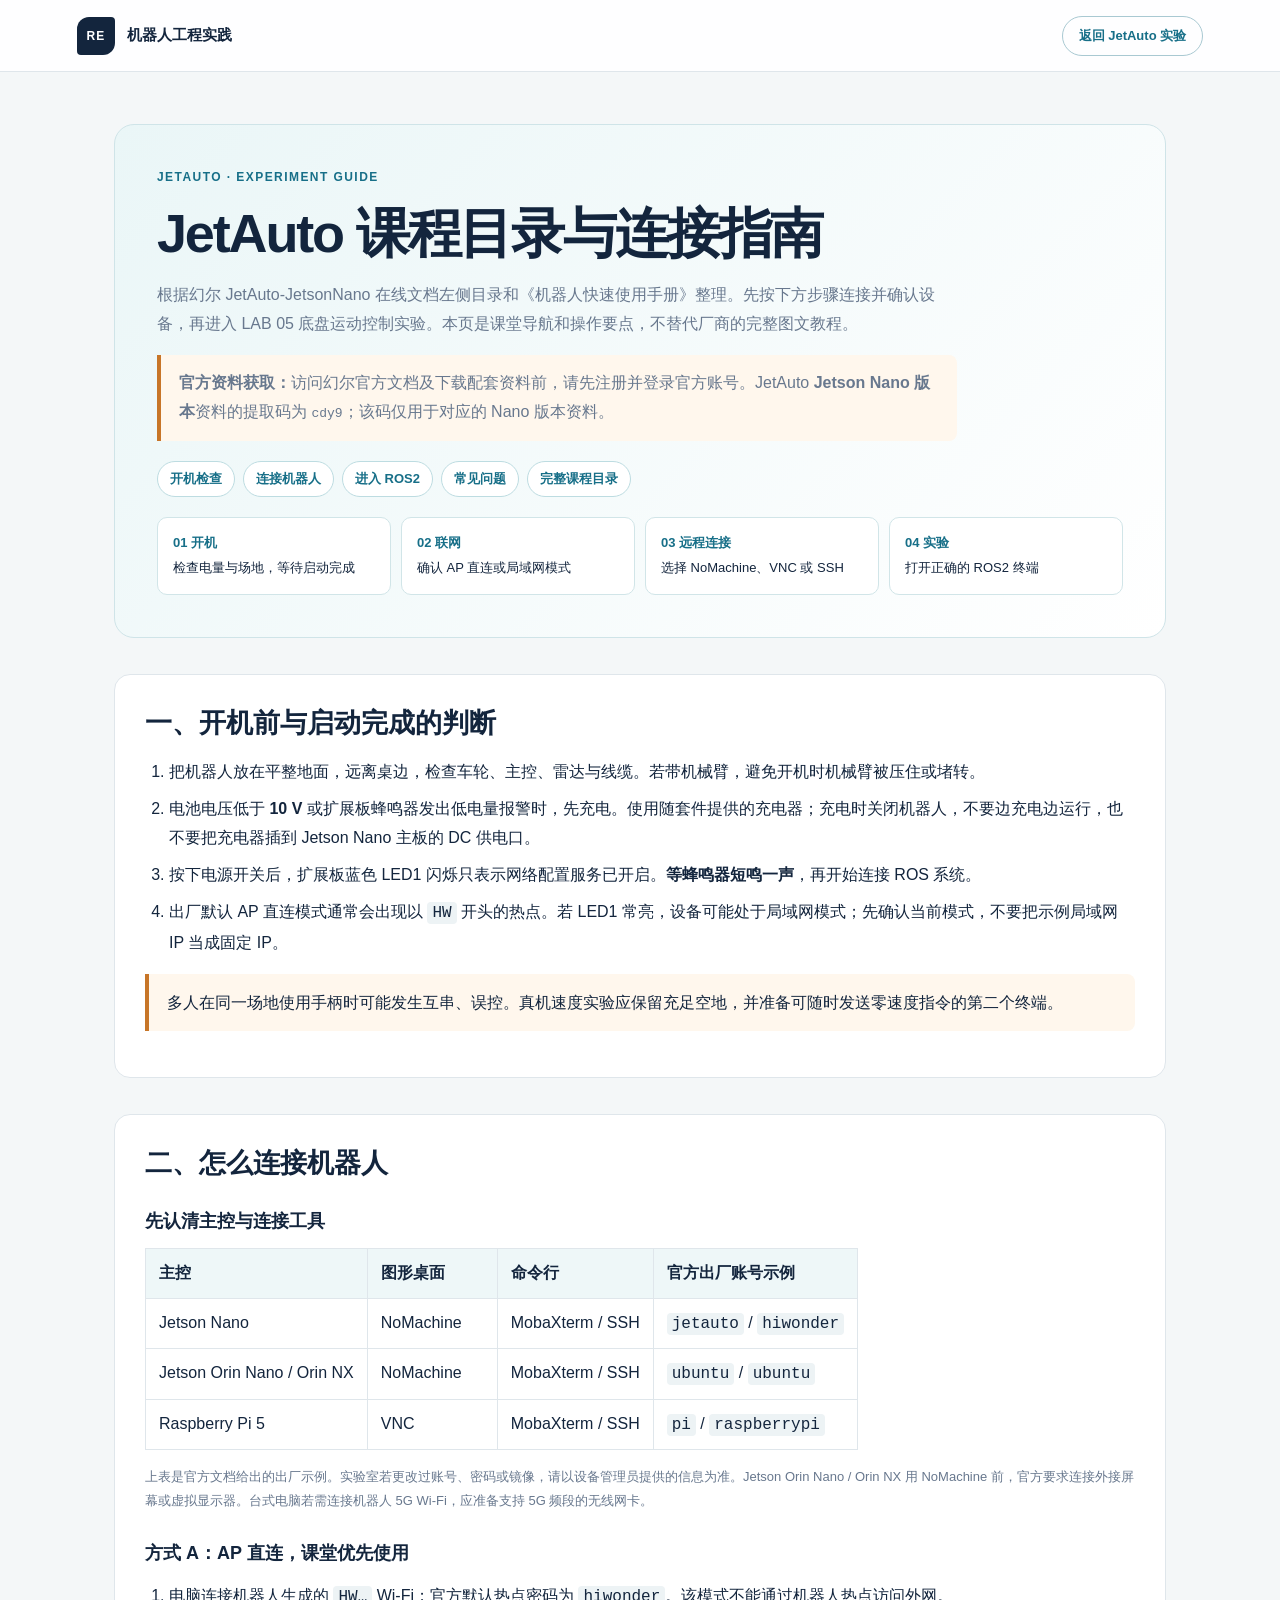
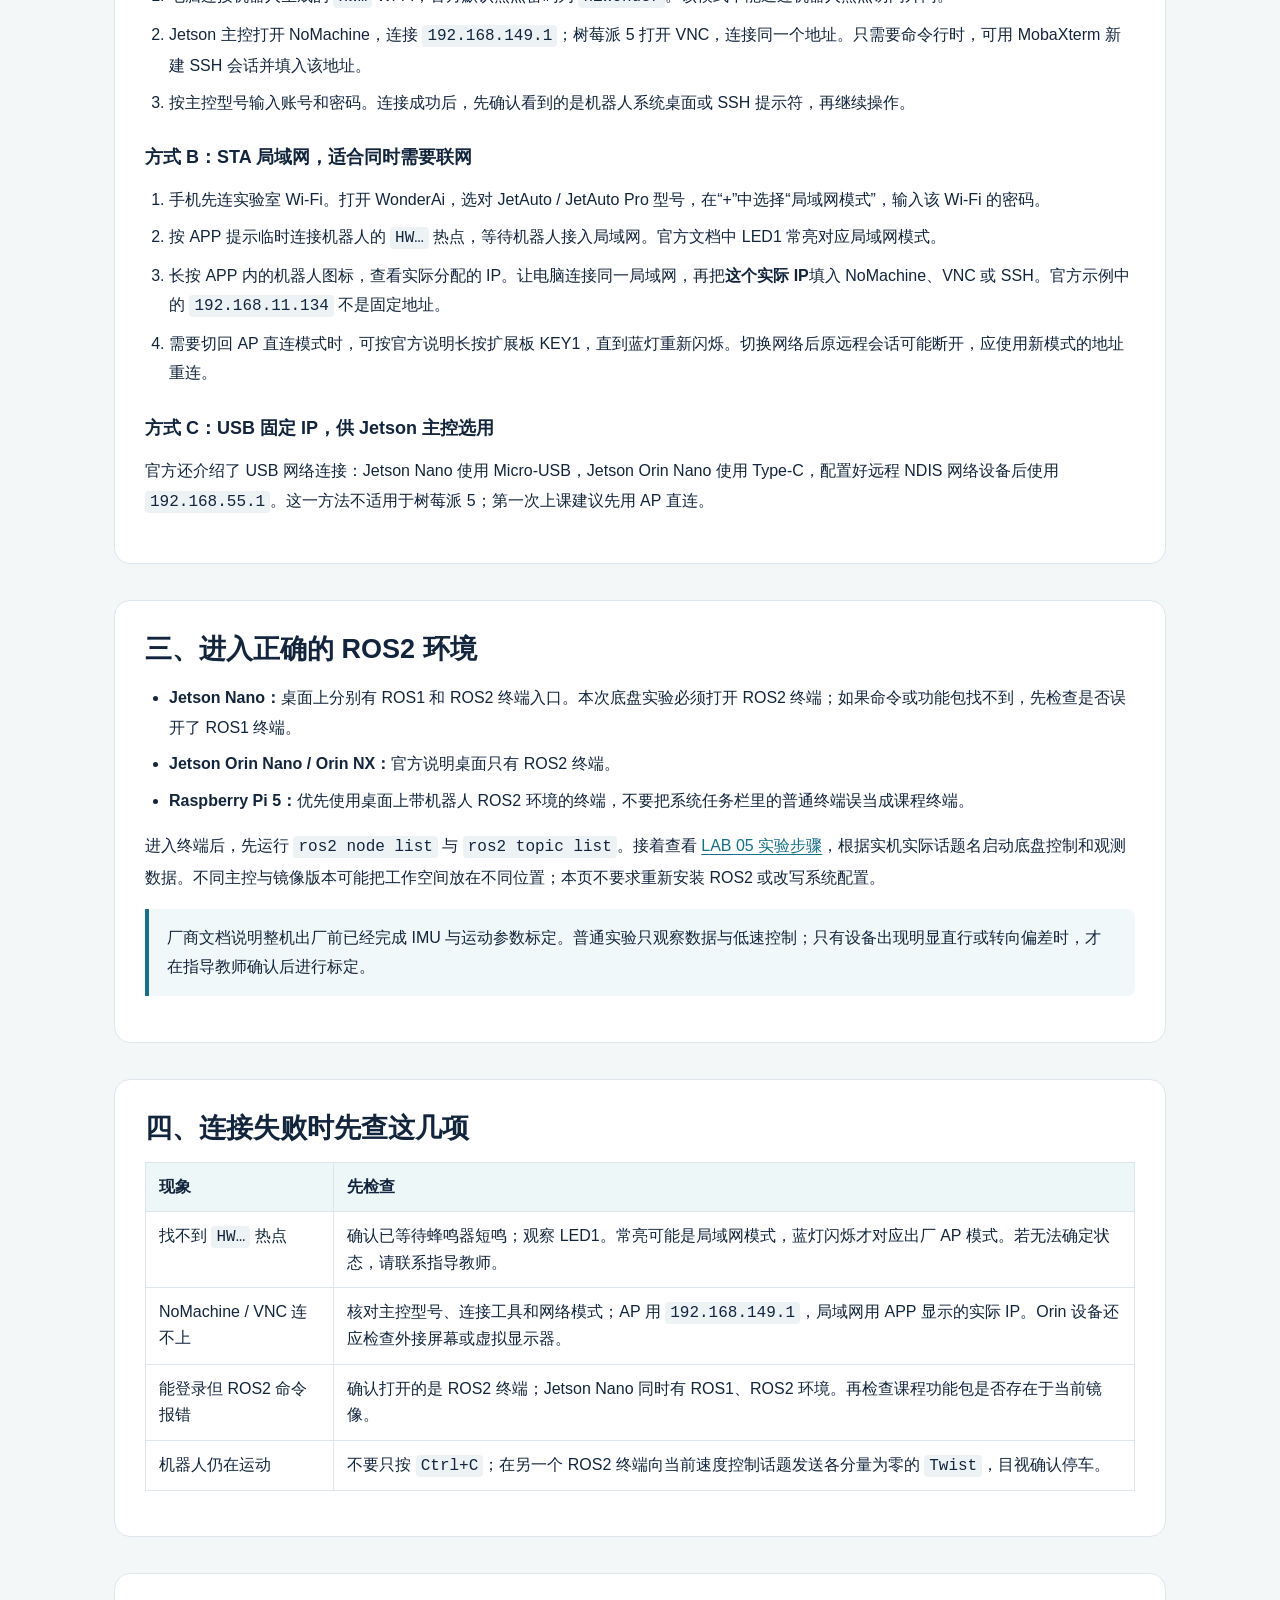
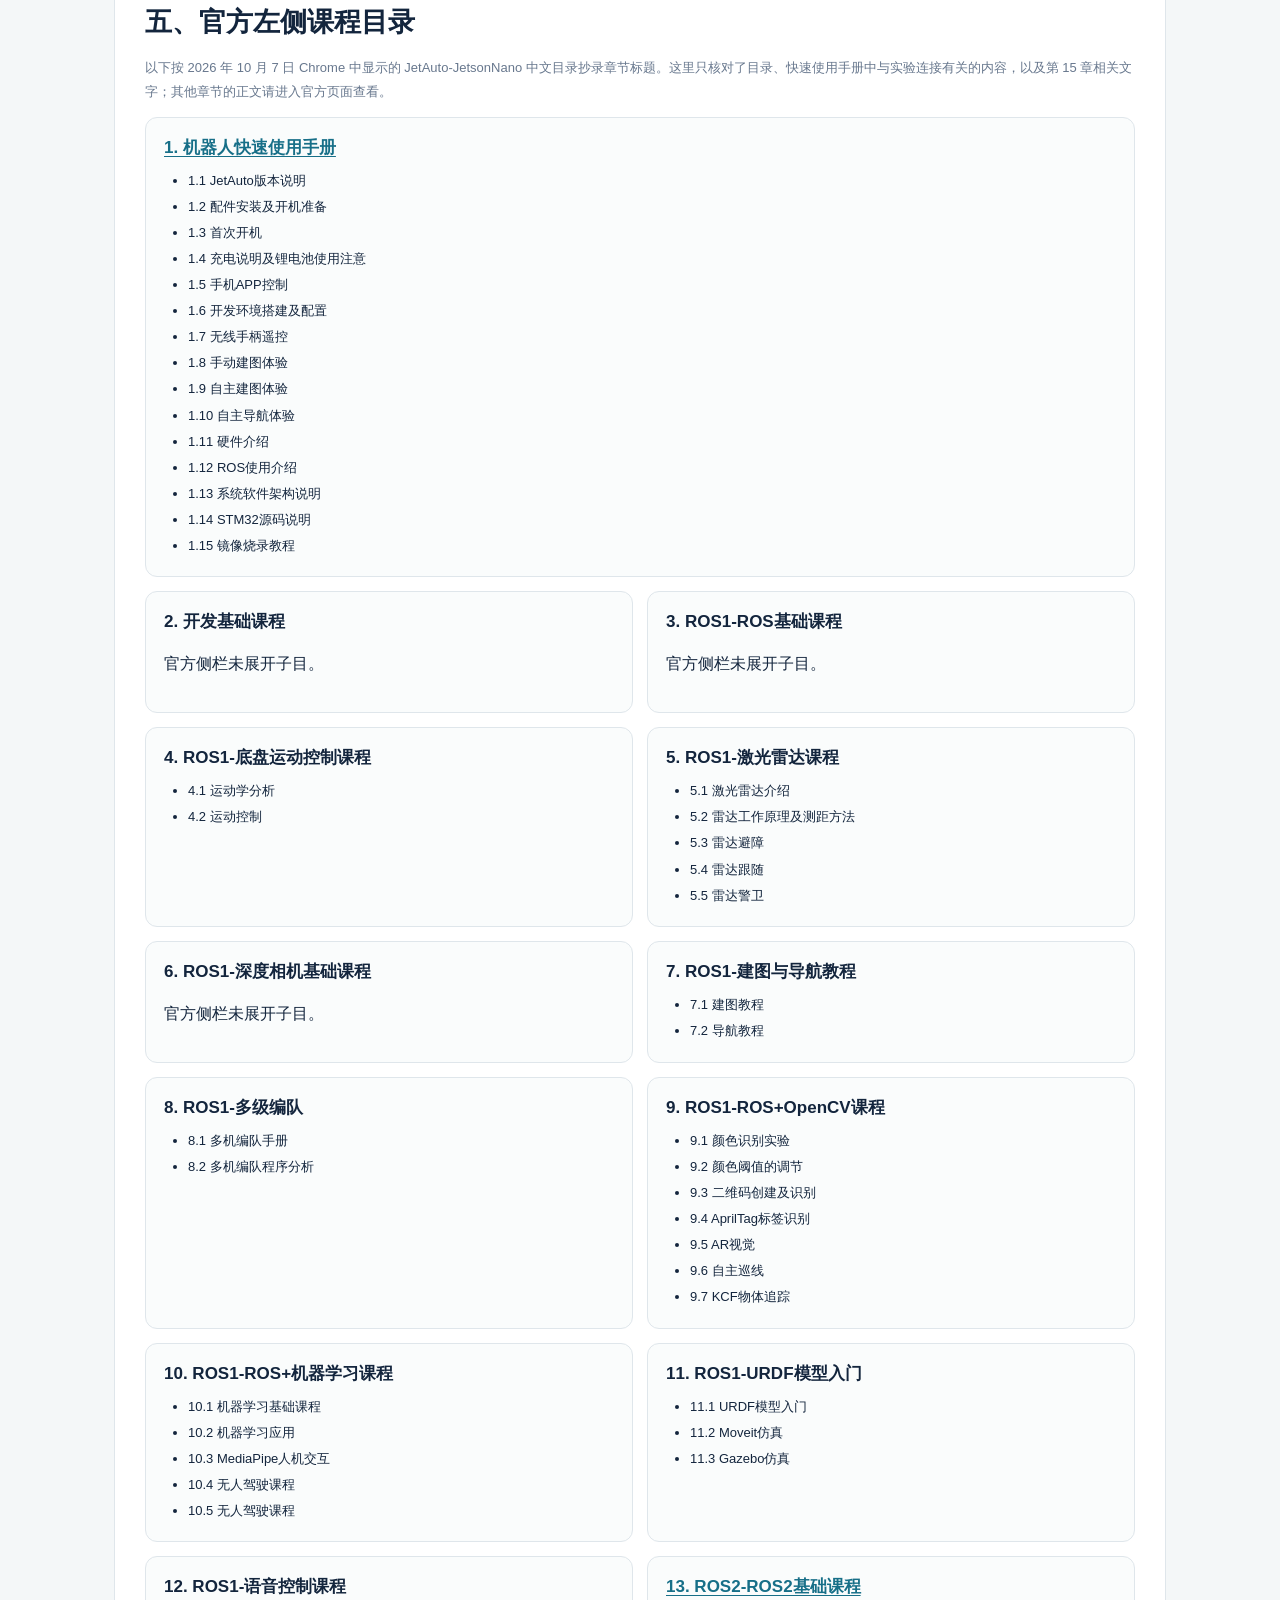
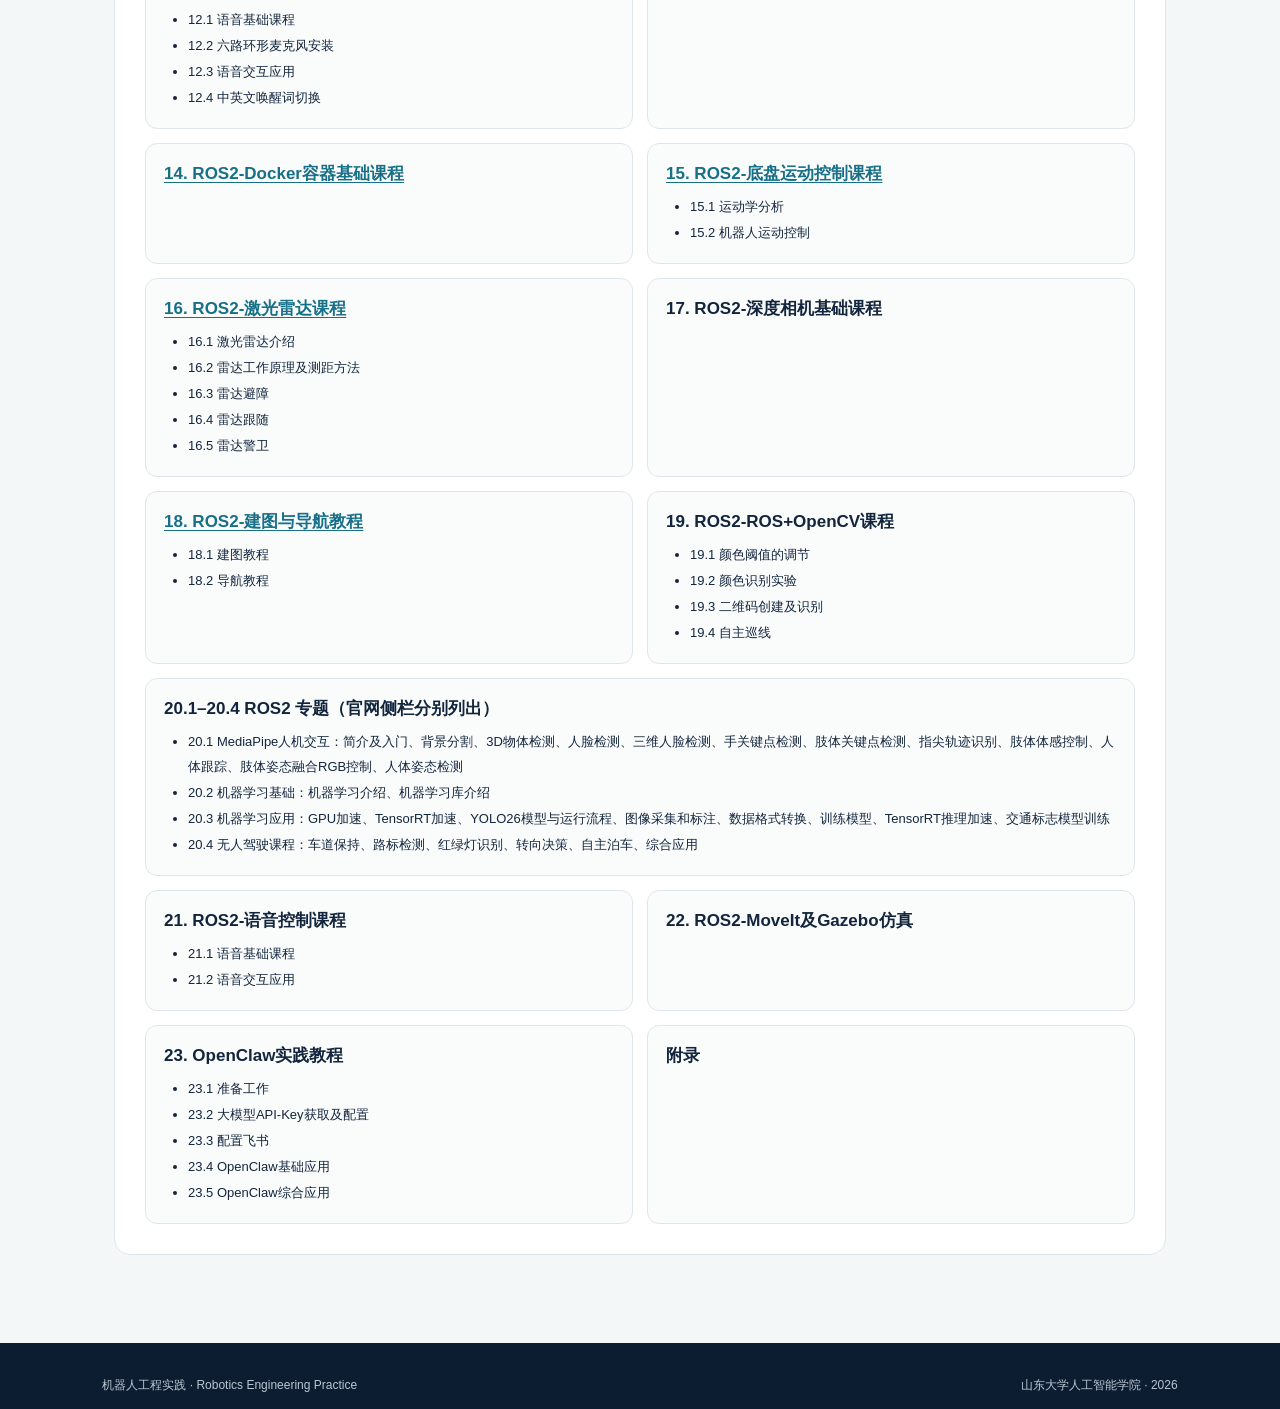
<file: jetauto-guide.html>
<!doctype html>
<html lang="zh-CN">
<head>
  <meta charset="utf-8">
  <meta name="viewport" content="width=device-width, initial-scale=1">
  <meta name="description" content="JetAuto 官方课程目录与机器人连接指南，供机器人工程实践实验课使用">
  <title>JetAuto 课程目录与连接指南｜机器人工程实践</title>
  <link rel="stylesheet" href="style.css">
  <style>
    .guide{max-width:1100px;margin:0 auto;padding:52px 24px 88px}
    .guide-hero{padding:42px;border:1px solid #cfe4e8;border-radius:20px;background:linear-gradient(135deg,#eaf6f7,#fff)}
    .guide-hero .eyebrow{margin:0 0 12px;color:var(--blue);font-size:12px;font-weight:800;letter-spacing:.12em}
    .guide-hero h1{font-size:clamp(32px,5vw,54px);line-height:1.2;letter-spacing:-.04em}
    .guide-hero p{max-width:800px;color:var(--muted);line-height:1.8}
    .guide-nav{display:flex;flex-wrap:wrap;gap:8px;margin-top:20px}
    .guide-nav a{padding:8px 12px;border:1px solid #bddce1;border-radius:999px;background:#fff;color:var(--blue);font-size:13px;font-weight:700}
    .guide-section{margin-top:36px;padding:30px;border:1px solid var(--line);border-radius:16px;background:#fff}
    .guide-section h2{margin:0 0 16px;font-size:27px}
    .guide-section h3{margin:28px 0 12px;font-size:18px}
    .guide-section p,.guide-section li{line-height:1.85}
    .guide-section li+li{margin-top:7px}
    .guide-section ol,.guide-section ul{padding-left:24px}
    .guide-section a{color:var(--blue);text-decoration:underline;text-underline-offset:3px}
    .guide-section code{padding:2px 5px;border-radius:4px;background:#edf3f5;font-family:Consolas,monospace;overflow-wrap:anywhere}
    .guide-section table{width:100%;border-collapse:collapse;margin:15px 0;display:block;overflow-x:auto}
    .guide-section th,.guide-section td{border:1px solid var(--line);padding:11px 13px;text-align:left;vertical-align:top;line-height:1.65;min-width:130px}
    .guide-section th{background:#eef7f8}
    .guide-callout{padding:14px 18px;border-left:4px solid var(--blue);border-radius:0 8px 8px 0;background:#f1f8f9;line-height:1.8}
    .guide-callout.warning{border-color:#c77528;background:#fff7ed}
    .guide-steps{display:grid;grid-template-columns:repeat(4,minmax(0,1fr));gap:10px;margin-top:20px}
    .guide-steps div{padding:15px;border:1px solid #d1e5e8;border-radius:10px;background:#fff;font-size:13px;line-height:1.6}
    .guide-steps strong{display:block;margin-bottom:5px;color:var(--blue)}
    .directory-grid{display:grid;grid-template-columns:repeat(2,minmax(0,1fr));gap:14px}
    .directory-grid section{padding:18px;border:1px solid var(--line);border-radius:12px;background:#fafcfc}
    .directory-grid h3{margin:0 0 10px;font-size:17px}
    .directory-grid ul{margin:0;font-size:13px}
    .directory-grid li+li{margin-top:2px}
    .directory-grid .wide{grid-column:1/-1}
    .guide-small{font-size:13px;color:var(--muted)}
    @media(max-width:750px){.guide{padding:25px 14px 60px}.guide-hero,.guide-section{padding:22px}.guide-steps,.directory-grid{grid-template-columns:1fr}.directory-grid .wide{grid-column:auto}}
  </style>
</head>
<body>
  <header>
    <a class="brand" href="index.html#week05-lab"><span class="brand-mark">RE</span><span>机器人工程实践</span></a>
    <a class="outline-link" href="index.html#week05-lab">返回 JetAuto 实验</a>
  </header>
  <main class="guide">
    <div class="guide-hero">
      <p class="eyebrow">JETAUTO · EXPERIMENT GUIDE</p>
      <h1>JetAuto 课程目录与连接指南</h1>
      <p>根据幻尔 JetAuto-JetsonNano 在线文档左侧目录和《机器人快速使用手册》整理。先按下方步骤连接并确认设备，再进入 <a href="index.html#week05-lab">LAB 05 底盘运动控制实验</a>。本页是课堂导航和操作要点，不替代厂商的完整图文教程。</p>
      <p class="guide-callout warning"><strong>官方资料获取：</strong>访问<a href="https://docs.hiwonder.com.cn/projects/JetAuto-JetsonNano/page/1.%E6%9C%BA%E5%99%A8%E4%BA%BA%E5%BF%AB%E9%80%9F%E4%BD%BF%E7%94%A8%E6%8C%87%E5%8D%97.html" target="_blank" rel="noopener">幻尔官方文档</a>及下载配套资料前，请先注册并登录官方账号。JetAuto <strong>Jetson Nano 版本</strong>资料的提取码为 <code>cdy9</code>；该码仅用于对应的 Nano 版本资料。</p>
      <nav class="guide-nav" aria-label="本页目录">
        <a href="#prepare">开机检查</a><a href="#connect">连接机器人</a><a href="#ros2">进入 ROS2</a><a href="#troubleshoot">常见问题</a><a href="#directory">完整课程目录</a>
      </nav>
      <div class="guide-steps" aria-label="实验顺序"><div><strong>01 开机</strong>检查电量与场地，等待启动完成</div><div><strong>02 联网</strong>确认 AP 直连或局域网模式</div><div><strong>03 远程连接</strong>选择 NoMachine、VNC 或 SSH</div><div><strong>04 实验</strong>打开正确的 ROS2 终端</div></div>
    </div>

    <section class="guide-section" id="prepare">
      <h2>一、开机前与启动完成的判断</h2>
      <ol>
        <li>把机器人放在平整地面，远离桌边，检查车轮、主控、雷达与线缆。若带机械臂，避免开机时机械臂被压住或堵转。</li>
        <li>电池电压低于 <strong>10 V</strong> 或扩展板蜂鸣器发出低电量报警时，先充电。使用随套件提供的充电器；充电时关闭机器人，不要边充电边运行，也不要把充电器插到 Jetson Nano 主板的 DC 供电口。</li>
        <li>按下电源开关后，扩展板蓝色 LED1 闪烁只表示网络配置服务已开启。<strong>等蜂鸣器短鸣一声</strong>，再开始连接 ROS 系统。</li>
        <li>出厂默认 AP 直连模式通常会出现以 <code>HW</code> 开头的热点。若 LED1 常亮，设备可能处于局域网模式；先确认当前模式，不要把示例局域网 IP 当成固定 IP。</li>
      </ol>
      <p class="guide-callout warning">多人在同一场地使用手柄时可能发生互串、误控。真机速度实验应保留充足空地，并准备可随时发送零速度指令的第二个终端。</p>
    </section>

    <section class="guide-section" id="connect">
      <h2>二、怎么连接机器人</h2>
      <h3>先认清主控与连接工具</h3>
      <table><thead><tr><th>主控</th><th>图形桌面</th><th>命令行</th><th>官方出厂账号示例</th></tr></thead><tbody>
        <tr><td>Jetson Nano</td><td>NoMachine</td><td>MobaXterm / SSH</td><td><code>jetauto</code> / <code>hiwonder</code></td></tr>
        <tr><td>Jetson Orin Nano / Orin NX</td><td>NoMachine</td><td>MobaXterm / SSH</td><td><code>ubuntu</code> / <code>ubuntu</code></td></tr>
        <tr><td>Raspberry Pi 5</td><td>VNC</td><td>MobaXterm / SSH</td><td><code>pi</code> / <code>raspberrypi</code></td></tr>
      </tbody></table>
      <p class="guide-small">上表是官方文档给出的出厂示例。实验室若更改过账号、密码或镜像，请以设备管理员提供的信息为准。Jetson Orin Nano / Orin NX 用 NoMachine 前，官方要求连接外接屏幕或虚拟显示器。台式电脑若需连接机器人 5G Wi-Fi，应准备支持 5G 频段的无线网卡。</p>

      <h3>方式 A：AP 直连，课堂优先使用</h3>
      <ol>
        <li>电脑连接机器人生成的 <code>HW…</code> Wi-Fi；官方默认热点密码为 <code>hiwonder</code>。该模式不能通过机器人热点访问外网。</li>
        <li>Jetson 主控打开 NoMachine，连接 <code>192.168.149.1</code>；树莓派 5 打开 VNC，连接同一个地址。只需要命令行时，可用 MobaXterm 新建 SSH 会话并填入该地址。</li>
        <li>按主控型号输入账号和密码。连接成功后，先确认看到的是机器人系统桌面或 SSH 提示符，再继续操作。</li>
      </ol>

      <h3>方式 B：STA 局域网，适合同时需要联网</h3>
      <ol>
        <li>手机先连实验室 Wi-Fi。打开 WonderAi，选对 JetAuto / JetAuto Pro 型号，在“+”中选择“局域网模式”，输入该 Wi-Fi 的密码。</li>
        <li>按 APP 提示临时连接机器人的 <code>HW…</code> 热点，等待机器人接入局域网。官方文档中 LED1 常亮对应局域网模式。</li>
        <li>长按 APP 内的机器人图标，查看实际分配的 IP。让电脑连接同一局域网，再把<strong>这个实际 IP</strong>填入 NoMachine、VNC 或 SSH。官方示例中的 <code>192.168.11.134</code> 不是固定地址。</li>
        <li>需要切回 AP 直连模式时，可按官方说明长按扩展板 KEY1，直到蓝灯重新闪烁。切换网络后原远程会话可能断开，应使用新模式的地址重连。</li>
      </ol>

      <h3>方式 C：USB 固定 IP，供 Jetson 主控选用</h3>
      <p>官方还介绍了 USB 网络连接：Jetson Nano 使用 Micro-USB，Jetson Orin Nano 使用 Type-C，配置好远程 NDIS 网络设备后使用 <code>192.168.55.1</code>。这一方法不适用于树莓派 5；第一次上课建议先用 AP 直连。</p>
    </section>

    <section class="guide-section" id="ros2">
      <h2>三、进入正确的 ROS2 环境</h2>
      <ul>
        <li><strong>Jetson Nano：</strong>桌面上分别有 ROS1 和 ROS2 终端入口。本次底盘实验必须打开 ROS2 终端；如果命令或功能包找不到，先检查是否误开了 ROS1 终端。</li>
        <li><strong>Jetson Orin Nano / Orin NX：</strong>官方说明桌面只有 ROS2 终端。</li>
        <li><strong>Raspberry Pi 5：</strong>优先使用桌面上带机器人 ROS2 环境的终端，不要把系统任务栏里的普通终端误当成课程终端。</li>
      </ul>
      <p>进入终端后，先运行 <code>ros2 node list</code> 与 <code>ros2 topic list</code>。接着查看 <a href="index.html#week05-lab">LAB 05 实验步骤</a>，根据实机实际话题名启动底盘控制和观测数据。不同主控与镜像版本可能把工作空间放在不同位置；本页不要求重新安装 ROS2 或改写系统配置。</p>
      <p class="guide-callout">厂商文档说明整机出厂前已经完成 IMU 与运动参数标定。普通实验只观察数据与低速控制；只有设备出现明显直行或转向偏差时，才在指导教师确认后进行标定。</p>
    </section>

    <section class="guide-section" id="troubleshoot">
      <h2>四、连接失败时先查这几项</h2>
      <table><thead><tr><th>现象</th><th>先检查</th></tr></thead><tbody>
        <tr><td>找不到 <code>HW…</code> 热点</td><td>确认已等待蜂鸣器短鸣；观察 LED1。常亮可能是局域网模式，蓝灯闪烁才对应出厂 AP 模式。若无法确定状态，请联系指导教师。</td></tr>
        <tr><td>NoMachine / VNC 连不上</td><td>核对主控型号、连接工具和网络模式；AP 用 <code>192.168.149.1</code>，局域网用 APP 显示的实际 IP。Orin 设备还应检查外接屏幕或虚拟显示器。</td></tr>
        <tr><td>能登录但 ROS2 命令报错</td><td>确认打开的是 ROS2 终端；Jetson Nano 同时有 ROS1、ROS2 环境。再检查课程功能包是否存在于当前镜像。</td></tr>
        <tr><td>机器人仍在运动</td><td>不要只按 <code>Ctrl+C</code>；在另一个 ROS2 终端向当前速度控制话题发送各分量为零的 <code>Twist</code>，目视确认停车。</td></tr>
      </tbody></table>
    </section>

    <section class="guide-section" id="directory">
      <h2>五、官方左侧课程目录</h2>
      <p class="guide-small">以下按 2026 年 10 月 7 日 Chrome 中显示的 JetAuto-JetsonNano 中文目录抄录章节标题。这里只核对了目录、快速使用手册中与实验连接有关的内容，以及第 15 章相关文字；其他章节的正文请进入官方页面查看。</p>
      <div class="directory-grid">
        <section class="wide"><h3><a href="https://docs.hiwonder.com.cn/projects/JetAuto-JetsonNano/page/1.%E6%9C%BA%E5%99%A8%E4%BA%BA%E5%BF%AB%E9%80%9F%E4%BD%BF%E7%94%A8%E6%8C%87%E5%8D%97.html" target="_blank" rel="noopener">1. 机器人快速使用手册</a></h3><ul><li>1.1 JetAuto版本说明</li><li>1.2 配件安装及开机准备</li><li>1.3 首次开机</li><li>1.4 充电说明及锂电池使用注意</li><li>1.5 手机APP控制</li><li>1.6 开发环境搭建及配置</li><li>1.7 无线手柄遥控</li><li>1.8 手动建图体验</li><li>1.9 自主建图体验</li><li>1.10 自主导航体验</li><li>1.11 硬件介绍</li><li>1.12 ROS使用介绍</li><li>1.13 系统软件架构说明</li><li>1.14 STM32源码说明</li><li>1.15 镜像烧录教程</li></ul></section>
        <section><h3>2. 开发基础课程</h3><p>官方侧栏未展开子目。</p></section>
        <section><h3>3. ROS1-ROS基础课程</h3><p>官方侧栏未展开子目。</p></section>
        <section><h3>4. ROS1-底盘运动控制课程</h3><ul><li>4.1 运动学分析</li><li>4.2 运动控制</li></ul></section>
        <section><h3>5. ROS1-激光雷达课程</h3><ul><li>5.1 激光雷达介绍</li><li>5.2 雷达工作原理及测距方法</li><li>5.3 雷达避障</li><li>5.4 雷达跟随</li><li>5.5 雷达警卫</li></ul></section>
        <section><h3>6. ROS1-深度相机基础课程</h3><p>官方侧栏未展开子目。</p></section>
        <section><h3>7. ROS1-建图与导航教程</h3><ul><li>7.1 建图教程</li><li>7.2 导航教程</li></ul></section>
        <section><h3>8. ROS1-多级编队</h3><ul><li>8.1 多机编队手册</li><li>8.2 多机编队程序分析</li></ul></section>
        <section><h3>9. ROS1-ROS+OpenCV课程</h3><ul><li>9.1 颜色识别实验</li><li>9.2 颜色阈值的调节</li><li>9.3 二维码创建及识别</li><li>9.4 AprilTag标签识别</li><li>9.5 AR视觉</li><li>9.6 自主巡线</li><li>9.7 KCF物体追踪</li></ul></section>
        <section><h3>10. ROS1-ROS+机器学习课程</h3><ul><li>10.1 机器学习基础课程</li><li>10.2 机器学习应用</li><li>10.3 MediaPipe人机交互</li><li>10.4 无人驾驶课程</li><li>10.5 无人驾驶课程</li></ul></section>
        <section><h3>11. ROS1-URDF模型入门</h3><ul><li>11.1 URDF模型入门</li><li>11.2 Moveit仿真</li><li>11.3 Gazebo仿真</li></ul></section>
        <section><h3>12. ROS1-语音控制课程</h3><ul><li>12.1 语音基础课程</li><li>12.2 六路环形麦克风安装</li><li>12.3 语音交互应用</li><li>12.4 中英文唤醒词切换</li></ul></section>
        <section><h3><a href="https://docs.hiwonder.com.cn/projects/JetAuto-JetsonNano/page/13.ROS2-ROS2%E5%9F%BA%E7%A1%80%E8%AF%BE%E7%A8%8B.html" target="_blank" rel="noopener">13. ROS2-ROS2基础课程</a></h3></section>
        <section><h3><a href="https://docs.hiwonder.com.cn/projects/JetAuto-JetsonNano/page/14.ROS2-Docker%E5%AE%B9%E5%99%A8%E5%9F%BA%E7%A1%80%E8%AF%BE%E7%A8%8B.html" target="_blank" rel="noopener">14. ROS2-Docker容器基础课程</a></h3></section>
        <section><h3><a href="https://docs.hiwonder.com.cn/projects/JetAuto-JetsonNano/page/15.ROS2-%E5%BA%95%E7%9B%98%E8%BF%90%E5%8A%A8%E6%8E%A7%E5%88%B6%E8%AF%BE%E7%A8%8B.html" target="_blank" rel="noopener">15. ROS2-底盘运动控制课程</a></h3><ul><li>15.1 运动学分析</li><li>15.2 机器人运动控制</li></ul></section>
        <section><h3><a href="https://docs.hiwonder.com.cn/projects/JetAuto-JetsonNano/page/16.ROS2-%E6%BF%80%E5%85%89%E9%9B%B7%E8%BE%BE%E8%AF%BE%E7%A8%8B.html" target="_blank" rel="noopener">16. ROS2-激光雷达课程</a></h3><ul><li>16.1 激光雷达介绍</li><li>16.2 雷达工作原理及测距方法</li><li>16.3 雷达避障</li><li>16.4 雷达跟随</li><li>16.5 雷达警卫</li></ul></section>
        <section><h3>17. ROS2-深度相机基础课程</h3></section>
        <section><h3><a href="https://docs.hiwonder.com.cn/projects/JetAuto-JetsonNano/page/18.ROS2-%E5%BB%BA%E5%9B%BE%E4%B8%8E%E5%AF%BC%E8%88%AA%E8%AF%BE%E7%A8%8B.html" target="_blank" rel="noopener">18. ROS2-建图与导航教程</a></h3><ul><li>18.1 建图教程</li><li>18.2 导航教程</li></ul></section>
        <section><h3>19. ROS2-ROS+OpenCV课程</h3><ul><li>19.1 颜色阈值的调节</li><li>19.2 颜色识别实验</li><li>19.3 二维码创建及识别</li><li>19.4 自主巡线</li></ul></section>
        <section class="wide"><h3>20.1–20.4 ROS2 专题（官网侧栏分别列出）</h3><ul><li>20.1 MediaPipe人机交互：简介及入门、背景分割、3D物体检测、人脸检测、三维人脸检测、手关键点检测、肢体关键点检测、指尖轨迹识别、肢体体感控制、人体跟踪、肢体姿态融合RGB控制、人体姿态检测</li><li>20.2 机器学习基础：机器学习介绍、机器学习库介绍</li><li>20.3 机器学习应用：GPU加速、TensorRT加速、YOLO26模型与运行流程、图像采集和标注、数据格式转换、训练模型、TensorRT推理加速、交通标志模型训练</li><li>20.4 无人驾驶课程：车道保持、路标检测、红绿灯识别、转向决策、自主泊车、综合应用</li></ul></section>
        <section><h3>21. ROS2-语音控制课程</h3><ul><li>21.1 语音基础课程</li><li>21.2 语音交互应用</li></ul></section>
        <section><h3>22. ROS2-MoveIt及Gazebo仿真</h3></section>
        <section><h3>23. OpenClaw实践教程</h3><ul><li>23.1 准备工作</li><li>23.2 大模型API-Key获取及配置</li><li>23.3 配置飞书</li><li>23.4 OpenClaw基础应用</li><li>23.5 OpenClaw综合应用</li></ul></section>
        <section><h3>附录</h3></section>
      </div>
    </section>
  </main>
  <footer><span>机器人工程实践 · Robotics Engineering Practice</span><span>山东大学人工智能学院 · 2026</span></footer>
</body>
</html>
</file>
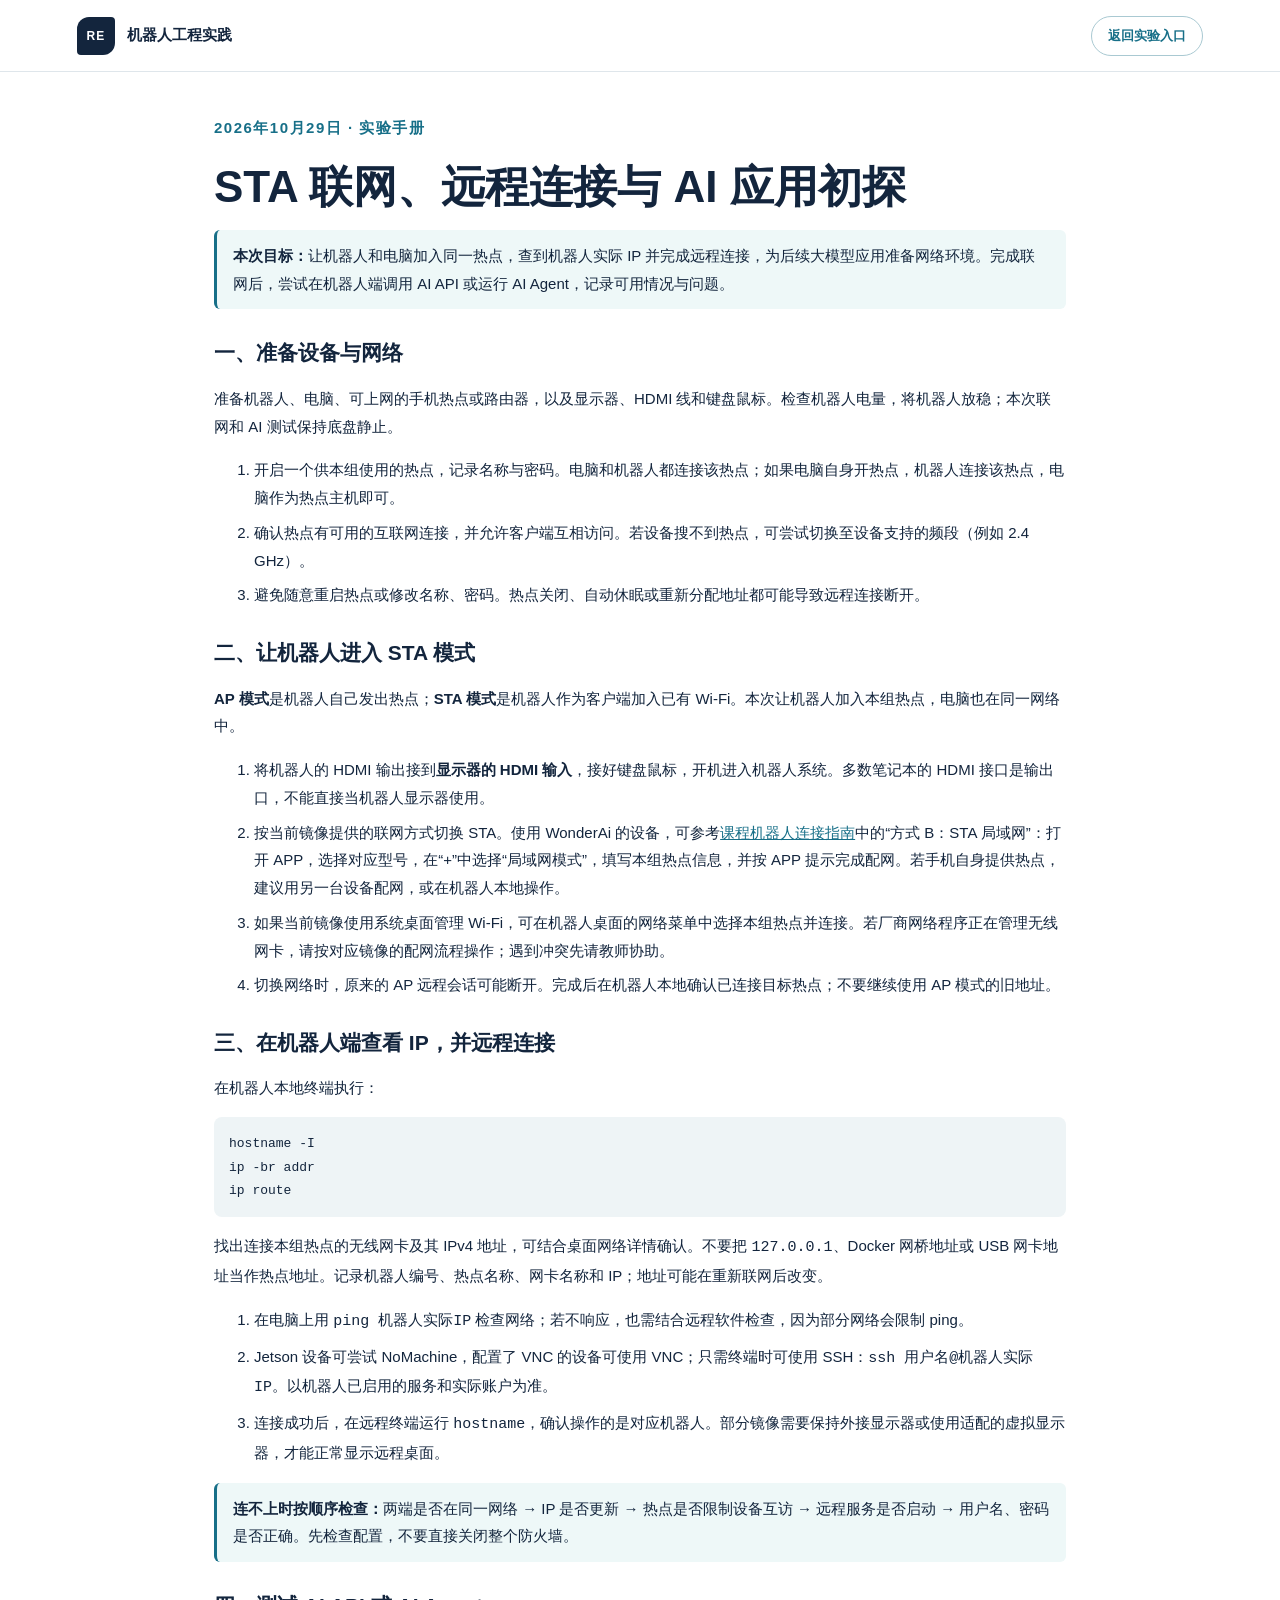
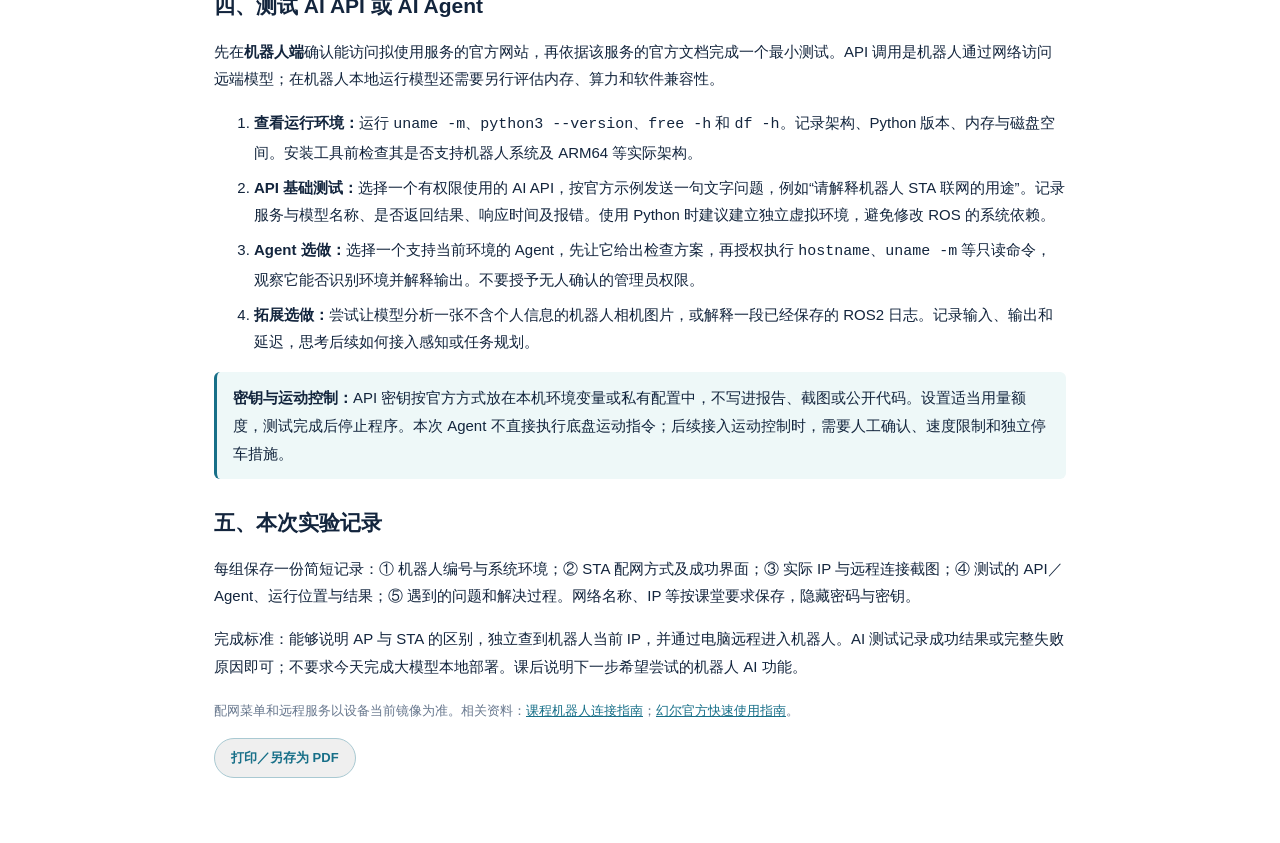
<file: lab-20261029.html>
<!doctype html>
<html lang="zh-CN">
<head>
  <meta charset="utf-8">
  <meta name="viewport" content="width=device-width,initial-scale=1">
  <title>10月29日实验｜STA联网与AI应用初探</title>
  <link rel="stylesheet" href="style.css">
  <style>.manual{max-width:900px;margin:auto;padding:42px 24px 72px}.manual h1{font-size:clamp(28px,5vw,44px);line-height:1.3;letter-spacing:0}.manual h2{font-size:21px;margin-top:30px}.manual p,.manual li{line-height:1.85;font-size:15px}.manual li+li{margin-top:7px}.manual a{color:var(--blue);text-decoration:underline}.manual pre{padding:15px;background:#eef4f6;overflow:auto;border-radius:8px;line-height:1.8}.manual code{overflow-wrap:anywhere}.note{padding:12px 16px;background:#eef8f8;border-left:3px solid var(--blue);border-radius:6px}.manual small{color:var(--muted)}@media print{header,.print-button{display:none}.manual{padding:0;max-width:none}.manual h2{break-after:avoid}.manual pre{white-space:pre-wrap}}</style>
</head>
<body class="reading-page">
  <header><a class="brand" href="index.html"><span class="brand-mark">RE</span><span>机器人工程实践</span></a><a class="outline-link" href="index.html#lab-20261029">返回实验入口</a></header>
  <main class="manual">
    <p class="school">2026年10月29日 · 实验手册</p>
    <h1>STA 联网、远程连接与 AI 应用初探</h1>
    <p class="note"><strong>本次目标：</strong>让机器人和电脑加入同一热点，查到机器人实际 IP 并完成远程连接，为后续大模型应用准备网络环境。完成联网后，尝试在机器人端调用 AI API 或运行 AI Agent，记录可用情况与问题。</p>

    <h2>一、准备设备与网络</h2>
    <p>准备机器人、电脑、可上网的手机热点或路由器，以及显示器、HDMI 线和键盘鼠标。检查机器人电量，将机器人放稳；本次联网和 AI 测试保持底盘静止。</p>
    <ol>
      <li>开启一个供本组使用的热点，记录名称与密码。电脑和机器人都连接该热点；如果电脑自身开热点，机器人连接该热点，电脑作为热点主机即可。</li>
      <li>确认热点有可用的互联网连接，并允许客户端互相访问。若设备搜不到热点，可尝试切换至设备支持的频段（例如 2.4 GHz）。</li>
      <li>避免随意重启热点或修改名称、密码。热点关闭、自动休眠或重新分配地址都可能导致远程连接断开。</li>
    </ol>

    <h2>二、让机器人进入 STA 模式</h2>
    <p><strong>AP 模式</strong>是机器人自己发出热点；<strong>STA 模式</strong>是机器人作为客户端加入已有 Wi-Fi。本次让机器人加入本组热点，电脑也在同一网络中。</p>
    <ol>
      <li>将机器人的 HDMI 输出接到<strong>显示器的 HDMI 输入</strong>，接好键盘鼠标，开机进入机器人系统。多数笔记本的 HDMI 接口是输出口，不能直接当机器人显示器使用。</li>
      <li>按当前镜像提供的联网方式切换 STA。使用 WonderAi 的设备，可参考<a href="jetauto-guide.html#connect">课程机器人连接指南</a>中的“方式 B：STA 局域网”：打开 APP，选择对应型号，在“+”中选择“局域网模式”，填写本组热点信息，并按 APP 提示完成配网。若手机自身提供热点，建议用另一台设备配网，或在机器人本地操作。</li>
      <li>如果当前镜像使用系统桌面管理 Wi-Fi，可在机器人桌面的网络菜单中选择本组热点并连接。若厂商网络程序正在管理无线网卡，请按对应镜像的配网流程操作；遇到冲突先请教师协助。</li>
      <li>切换网络时，原来的 AP 远程会话可能断开。完成后在机器人本地确认已连接目标热点；不要继续使用 AP 模式的旧地址。</li>
    </ol>

    <h2>三、在机器人端查看 IP，并远程连接</h2>
    <p>在机器人本地终端执行：</p>
    <pre><code>hostname -I
ip -br addr
ip route</code></pre>
    <p>找出连接本组热点的无线网卡及其 IPv4 地址，可结合桌面网络详情确认。不要把 <code>127.0.0.1</code>、Docker 网桥地址或 USB 网卡地址当作热点地址。记录机器人编号、热点名称、网卡名称和 IP；地址可能在重新联网后改变。</p>
    <ol>
      <li>在电脑上用 <code>ping 机器人实际IP</code> 检查网络；若不响应，也需结合远程软件检查，因为部分网络会限制 ping。</li>
      <li>Jetson 设备可尝试 NoMachine，配置了 VNC 的设备可使用 VNC；只需终端时可使用 SSH：<code>ssh 用户名@机器人实际IP</code>。以机器人已启用的服务和实际账户为准。</li>
      <li>连接成功后，在远程终端运行 <code>hostname</code>，确认操作的是对应机器人。部分镜像需要保持外接显示器或使用适配的虚拟显示器，才能正常显示远程桌面。</li>
    </ol>
    <p class="note"><strong>连不上时按顺序检查：</strong>两端是否在同一网络 → IP 是否更新 → 热点是否限制设备互访 → 远程服务是否启动 → 用户名、密码是否正确。先检查配置，不要直接关闭整个防火墙。</p>

    <h2>四、测试 AI API 或 AI Agent</h2>
    <p>先在<strong>机器人端</strong>确认能访问拟使用服务的官方网站，再依据该服务的官方文档完成一个最小测试。API 调用是机器人通过网络访问远端模型；在机器人本地运行模型还需要另行评估内存、算力和软件兼容性。</p>
    <ol>
      <li><strong>查看运行环境：</strong>运行 <code>uname -m</code>、<code>python3 --version</code>、<code>free -h</code> 和 <code>df -h</code>。记录架构、Python 版本、内存与磁盘空间。安装工具前检查其是否支持机器人系统及 ARM64 等实际架构。</li>
      <li><strong>API 基础测试：</strong>选择一个有权限使用的 AI API，按官方示例发送一句文字问题，例如“请解释机器人 STA 联网的用途”。记录服务与模型名称、是否返回结果、响应时间及报错。使用 Python 时建议建立独立虚拟环境，避免修改 ROS 的系统依赖。</li>
      <li><strong>Agent 选做：</strong>选择一个支持当前环境的 Agent，先让它给出检查方案，再授权执行 <code>hostname</code>、<code>uname -m</code> 等只读命令，观察它能否识别环境并解释输出。不要授予无人确认的管理员权限。</li>
      <li><strong>拓展选做：</strong>尝试让模型分析一张不含个人信息的机器人相机图片，或解释一段已经保存的 ROS2 日志。记录输入、输出和延迟，思考后续如何接入感知或任务规划。</li>
    </ol>
    <p class="note"><strong>密钥与运动控制：</strong>API 密钥按官方方式放在本机环境变量或私有配置中，不写进报告、截图或公开代码。设置适当用量额度，测试完成后停止程序。本次 Agent 不直接执行底盘运动指令；后续接入运动控制时，需要人工确认、速度限制和独立停车措施。</p>

    <h2>五、本次实验记录</h2>
    <p>每组保存一份简短记录：① 机器人编号与系统环境；② STA 配网方式及成功界面；③ 实际 IP 与远程连接截图；④ 测试的 API／Agent、运行位置与结果；⑤ 遇到的问题和解决过程。网络名称、IP 等按课堂要求保存，隐藏密码与密钥。</p>
    <p>完成标准：能够说明 AP 与 STA 的区别，独立查到机器人当前 IP，并通过电脑远程进入机器人。AI 测试记录成功结果或完整失败原因即可；不要求今天完成大模型本地部署。课后说明下一步希望尝试的机器人 AI 功能。</p>
    <p><small>配网菜单和远程服务以设备当前镜像为准。相关资料：<a href="jetauto-guide.html">课程机器人连接指南</a>；<a href="https://docs.hiwonder.com.cn/projects/JetAuto-JetsonNano/page/1.%E6%9C%BA%E5%99%A8%E4%BA%BA%E5%BF%AB%E9%80%9F%E4%BD%BF%E7%94%A8%E6%8C%87%E5%8D%97.html" target="_blank" rel="noopener">幻尔官方快速使用指南</a>。</small></p>
    <button class="outline-link print-button" type="button" onclick="window.print()">打印／另存为 PDF</button>
  </main>
</body>
</html>
</file>
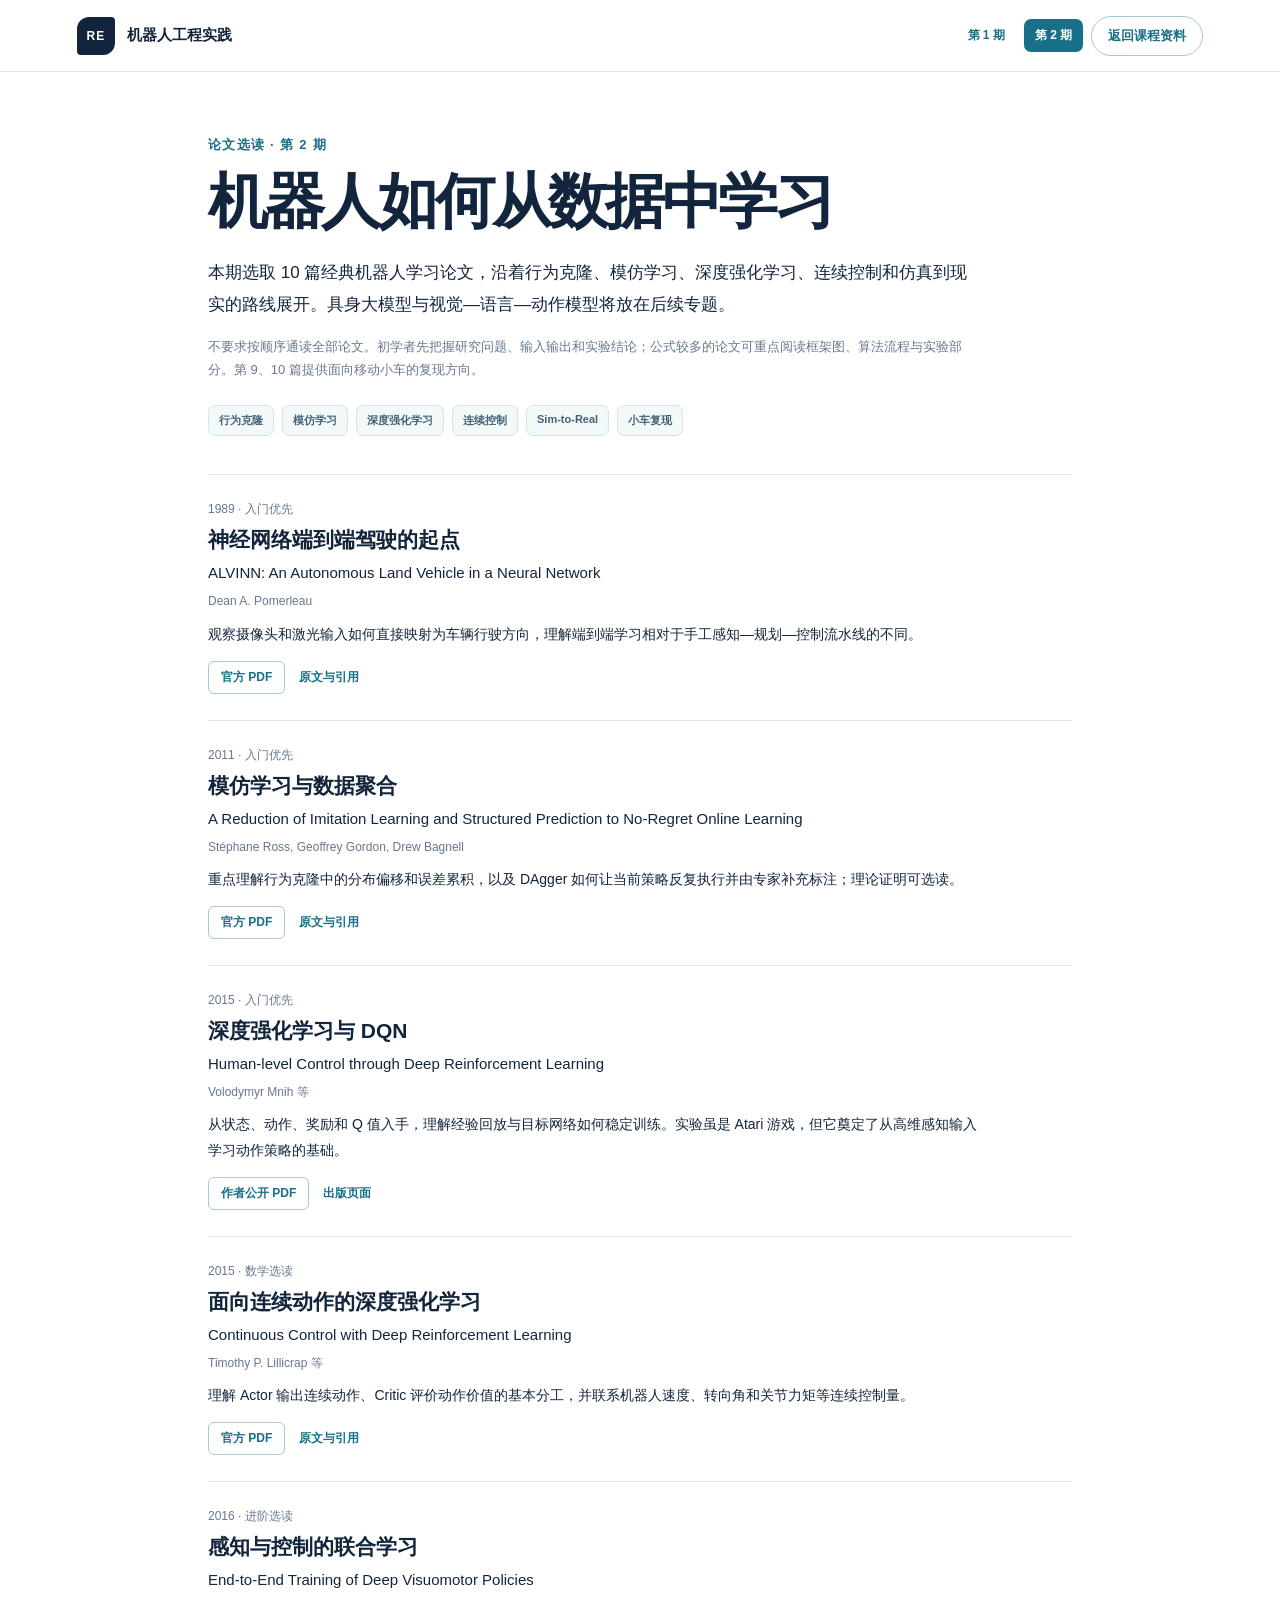
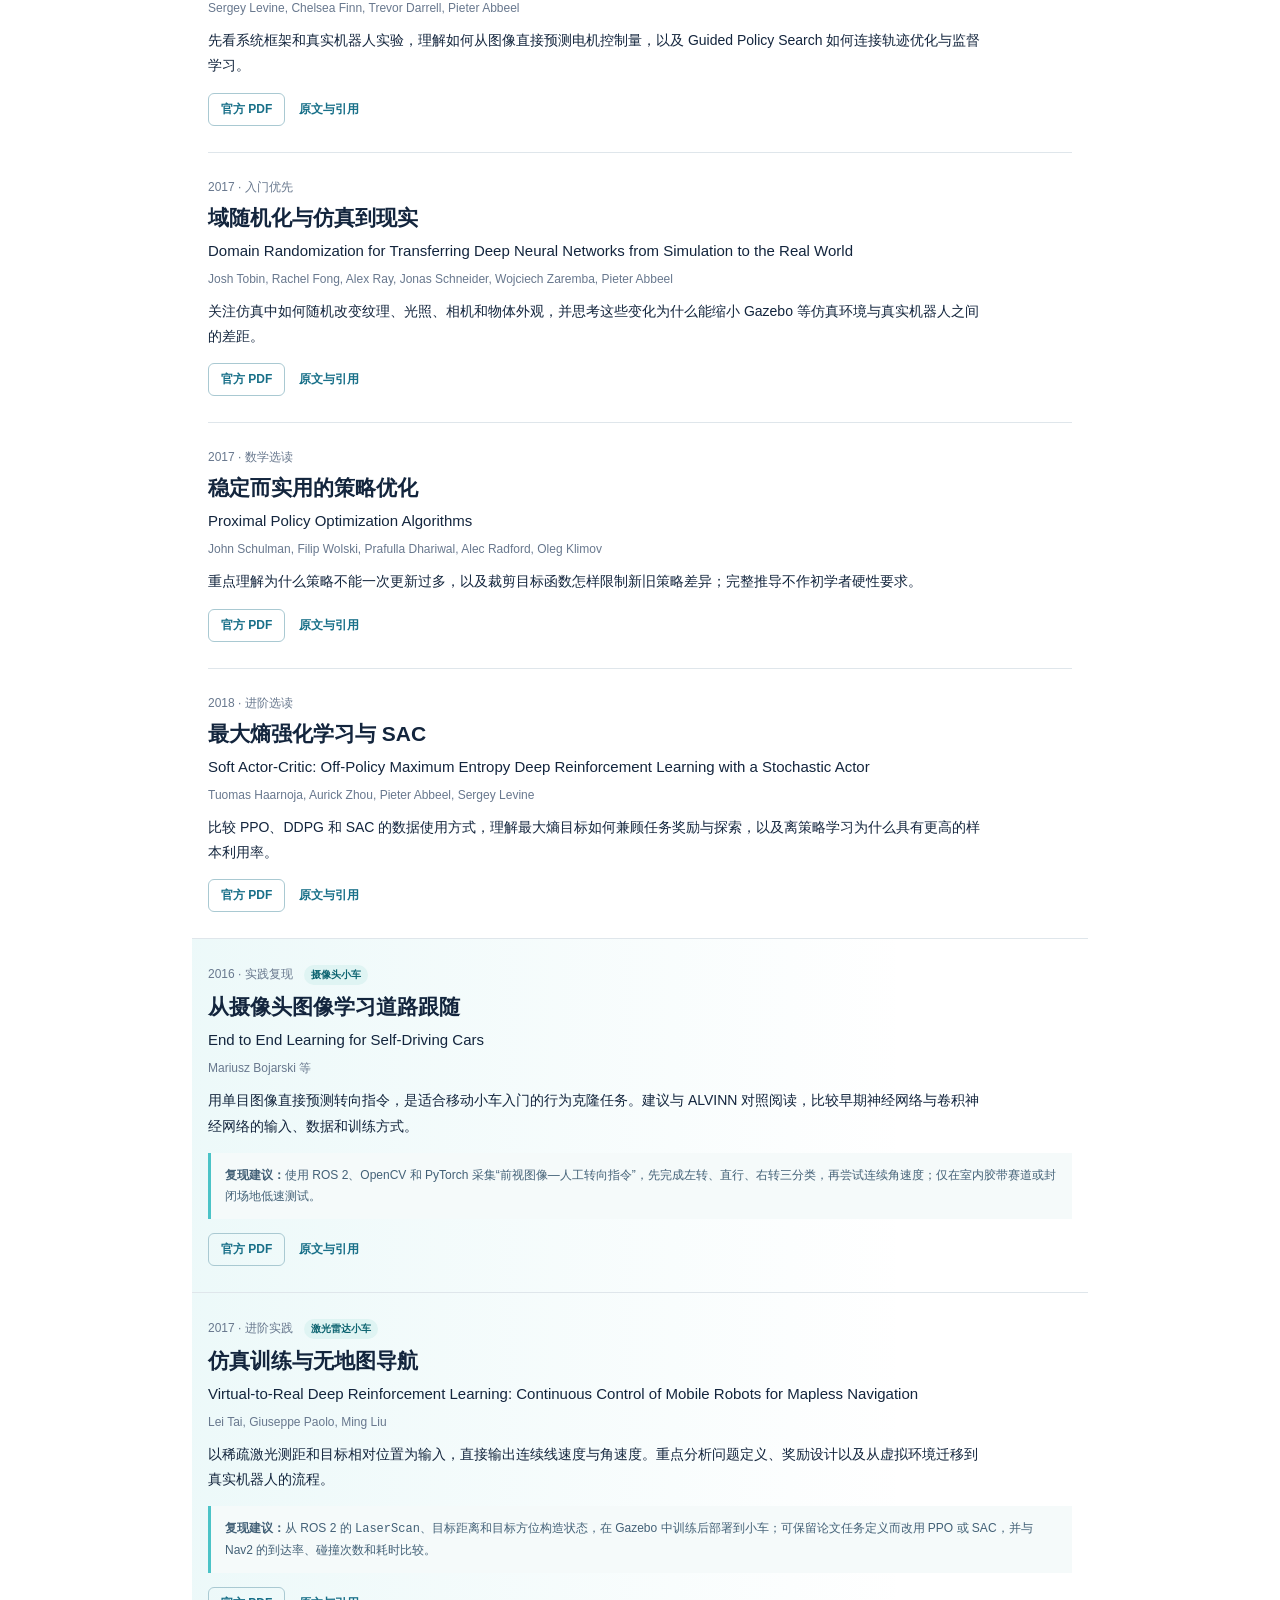
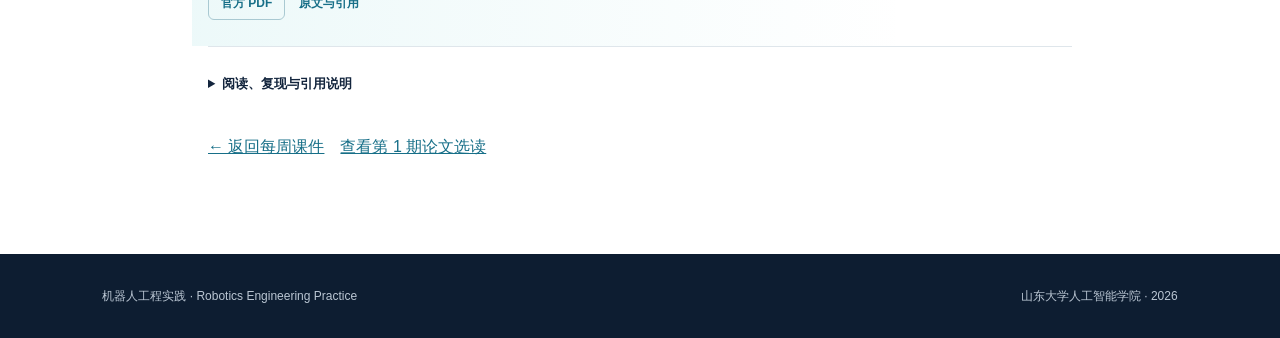
<file: papers-2.html>
<!doctype html>
<html lang="zh-CN">
<head><meta charset="utf-8"><meta name="viewport" content="width=device-width,initial-scale=1"><meta name="description" content="机器人工程实践第二次论文选读：经典机器人学习与小车复现"><title>第二次论文选读｜机器人工程实践</title><link rel="stylesheet" href="style.css"></head>
<body class="reading-page">
<header><a class="brand" href="index.html"><span class="brand-mark">RE</span><span>机器人工程实践</span></a><nav class="reading-nav" aria-label="论文选读期次"><a href="papers.html">第 1 期</a><span aria-current="page">第 2 期</span><a class="outline-link" href="index.html">返回课程资料</a></nav></header>
<main class="reading">
  <p class="school">论文选读 · 第 2 期</p><h1>机器人如何从数据中学习</h1>
  <p class="reading-intro">本期选取 10 篇经典机器人学习论文，沿着行为克隆、模仿学习、深度强化学习、连续控制和仿真到现实的路线展开。具身大模型与视觉—语言—动作模型将放在后续专题。</p>
  <p class="reading-note">不要求按顺序通读全部论文。初学者先把握研究问题、输入输出和实验结论；公式较多的论文可重点阅读框架图、算法流程与实验部分。第 9、10 篇提供面向移动小车的复现方向。</p>
  <div class="topic-route" aria-label="阅读路线"><span>行为克隆</span><span>模仿学习</span><span>深度强化学习</span><span>连续控制</span><span>Sim-to-Real</span><span>小车复现</span></div>
  <div class="paper-list">
    <article class="paper" id="01-alvinn"><div><p class="paper-meta">1989 · 入门优先</p><h2>神经网络端到端驾驶的起点</h2><p class="paper-title" lang="en">ALVINN: An Autonomous Land Vehicle in a Neural Network</p><p class="paper-authors">Dean A. Pomerleau</p><p class="paper-guide">观察摄像头和激光输入如何直接映射为车辆行驶方向，理解端到端学习相对于手工感知—规划—控制流水线的不同。</p><div class="paper-links"><a href="https://papers.neurips.cc/paper_files/paper/1988/file/812b4ba287f5ee0bc9d43bbf5bbe87fb-Paper.pdf" target="_blank" rel="noopener">官方 PDF</a><a href="https://papers.neurips.cc/paper_files/paper/1988/hash/812b4ba287f5ee0bc9d43bbf5bbe87fb-Abstract.html" target="_blank" rel="noopener">原文与引用</a></div></div></article>
    <article class="paper" id="02-dagger"><div><p class="paper-meta">2011 · 入门优先</p><h2>模仿学习与数据聚合</h2><p class="paper-title" lang="en">A Reduction of Imitation Learning and Structured Prediction to No-Regret Online Learning</p><p class="paper-authors">Stéphane Ross, Geoffrey Gordon, Drew Bagnell</p><p class="paper-guide">重点理解行为克隆中的分布偏移和误差累积，以及 DAgger 如何让当前策略反复执行并由专家补充标注；理论证明可选读。</p><div class="paper-links"><a href="https://proceedings.mlr.press/v15/ross11a/ross11a.pdf" target="_blank" rel="noopener">官方 PDF</a><a href="https://proceedings.mlr.press/v15/ross11a.html" target="_blank" rel="noopener">原文与引用</a></div></div></article>
    <article class="paper" id="03-dqn"><div><p class="paper-meta">2015 · 入门优先</p><h2>深度强化学习与 DQN</h2><p class="paper-title" lang="en">Human-level Control through Deep Reinforcement Learning</p><p class="paper-authors">Volodymyr Mnih 等</p><p class="paper-guide">从状态、动作、奖励和 Q 值入手，理解经验回放与目标网络如何稳定训练。实验虽是 Atari 游戏，但它奠定了从高维感知输入学习动作策略的基础。</p><div class="paper-links"><a href="https://deepmind-media.storage.googleapis.com/dqn/DQNNaturePaper.pdf" target="_blank" rel="noopener">作者公开 PDF</a><a href="https://www.nature.com/articles/nature14236" target="_blank" rel="noopener">出版页面</a></div></div></article>
    <article class="paper" id="04-ddpg"><div><p class="paper-meta">2015 · 数学选读</p><h2>面向连续动作的深度强化学习</h2><p class="paper-title" lang="en">Continuous Control with Deep Reinforcement Learning</p><p class="paper-authors">Timothy P. Lillicrap 等</p><p class="paper-guide">理解 Actor 输出连续动作、Critic 评价动作价值的基本分工，并联系机器人速度、转向角和关节力矩等连续控制量。</p><div class="paper-links"><a href="https://arxiv.org/pdf/1509.02971" target="_blank" rel="noopener">官方 PDF</a><a href="https://arxiv.org/abs/1509.02971" target="_blank" rel="noopener">原文与引用</a></div></div></article>
    <article class="paper" id="05-visuomotor"><div><p class="paper-meta">2016 · 进阶选读</p><h2>感知与控制的联合学习</h2><p class="paper-title" lang="en">End-to-End Training of Deep Visuomotor Policies</p><p class="paper-authors">Sergey Levine, Chelsea Finn, Trevor Darrell, Pieter Abbeel</p><p class="paper-guide">先看系统框架和真实机器人实验，理解如何从图像直接预测电机控制量，以及 Guided Policy Search 如何连接轨迹优化与监督学习。</p><div class="paper-links"><a href="https://www.jmlr.org/papers/volume17/15-522/15-522.pdf" target="_blank" rel="noopener">官方 PDF</a><a href="https://jmlr.org/papers/v17/15-522.html" target="_blank" rel="noopener">原文与引用</a></div></div></article>
    <article class="paper" id="06-domain-randomization"><div><p class="paper-meta">2017 · 入门优先</p><h2>域随机化与仿真到现实</h2><p class="paper-title" lang="en">Domain Randomization for Transferring Deep Neural Networks from Simulation to the Real World</p><p class="paper-authors">Josh Tobin, Rachel Fong, Alex Ray, Jonas Schneider, Wojciech Zaremba, Pieter Abbeel</p><p class="paper-guide">关注仿真中如何随机改变纹理、光照、相机和物体外观，并思考这些变化为什么能缩小 Gazebo 等仿真环境与真实机器人之间的差距。</p><div class="paper-links"><a href="https://arxiv.org/pdf/1703.06907" target="_blank" rel="noopener">官方 PDF</a><a href="https://arxiv.org/abs/1703.06907" target="_blank" rel="noopener">原文与引用</a></div></div></article>
    <article class="paper" id="07-ppo"><div><p class="paper-meta">2017 · 数学选读</p><h2>稳定而实用的策略优化</h2><p class="paper-title" lang="en">Proximal Policy Optimization Algorithms</p><p class="paper-authors">John Schulman, Filip Wolski, Prafulla Dhariwal, Alec Radford, Oleg Klimov</p><p class="paper-guide">重点理解为什么策略不能一次更新过多，以及裁剪目标函数怎样限制新旧策略差异；完整推导不作初学者硬性要求。</p><div class="paper-links"><a href="https://arxiv.org/pdf/1707.06347" target="_blank" rel="noopener">官方 PDF</a><a href="https://arxiv.org/abs/1707.06347" target="_blank" rel="noopener">原文与引用</a></div></div></article>
    <article class="paper" id="08-sac"><div><p class="paper-meta">2018 · 进阶选读</p><h2>最大熵强化学习与 SAC</h2><p class="paper-title" lang="en">Soft Actor-Critic: Off-Policy Maximum Entropy Deep Reinforcement Learning with a Stochastic Actor</p><p class="paper-authors">Tuomas Haarnoja, Aurick Zhou, Pieter Abbeel, Sergey Levine</p><p class="paper-guide">比较 PPO、DDPG 和 SAC 的数据使用方式，理解最大熵目标如何兼顾任务奖励与探索，以及离策略学习为什么具有更高的样本利用率。</p><div class="paper-links"><a href="https://proceedings.mlr.press/v80/haarnoja18b/haarnoja18b.pdf" target="_blank" rel="noopener">官方 PDF</a><a href="https://proceedings.mlr.press/v80/haarnoja18b.html" target="_blank" rel="noopener">原文与引用</a></div></div></article>
    <article class="paper practice-paper" id="09-end-to-end-driving"><div><p class="paper-meta">2016 · 实践复现 <span class="practice-badge">摄像头小车</span></p><h2>从摄像头图像学习道路跟随</h2><p class="paper-title" lang="en">End to End Learning for Self-Driving Cars</p><p class="paper-authors">Mariusz Bojarski 等</p><p class="paper-guide">用单目图像直接预测转向指令，是适合移动小车入门的行为克隆任务。建议与 ALVINN 对照阅读，比较早期神经网络与卷积神经网络的输入、数据和训练方式。</p><p class="practice-plan"><strong>复现建议：</strong>使用 ROS 2、OpenCV 和 PyTorch 采集“前视图像—人工转向指令”，先完成左转、直行、右转三分类，再尝试连续角速度；仅在室内胶带赛道或封闭场地低速测试。</p><div class="paper-links"><a href="https://arxiv.org/pdf/1604.07316" target="_blank" rel="noopener">官方 PDF</a><a href="https://arxiv.org/abs/1604.07316" target="_blank" rel="noopener">原文与引用</a></div></div></article>
    <article class="paper practice-paper" id="10-mapless-navigation"><div><p class="paper-meta">2017 · 进阶实践 <span class="practice-badge">激光雷达小车</span></p><h2>仿真训练与无地图导航</h2><p class="paper-title" lang="en">Virtual-to-Real Deep Reinforcement Learning: Continuous Control of Mobile Robots for Mapless Navigation</p><p class="paper-authors">Lei Tai, Giuseppe Paolo, Ming Liu</p><p class="paper-guide">以稀疏激光测距和目标相对位置为输入，直接输出连续线速度与角速度。重点分析问题定义、奖励设计以及从虚拟环境迁移到真实机器人的流程。</p><p class="practice-plan"><strong>复现建议：</strong>从 ROS 2 的 <code>LaserScan</code>、目标距离和目标方位构造状态，在 Gazebo 中训练后部署到小车；可保留论文任务定义而改用 PPO 或 SAC，并与 Nav2 的到达率、碰撞次数和耗时比较。</p><div class="paper-links"><a href="https://arxiv.org/pdf/1703.00420" target="_blank" rel="noopener">官方 PDF</a><a href="https://arxiv.org/abs/1703.00420" target="_blank" rel="noopener">原文与引用</a></div></div></article>
  </div>
  <details class="reading-policy"><summary>阅读、复现与引用说明</summary><p>阅读报告应说明论文解决的问题、学习方法的输入与输出、训练数据或奖励来源、实验结果、局限性，以及与课程实验的联系。请引用原文，不以翻译摘要代替分析。</p><p>本页仅提供出版社、论文集、作者主页或 arXiv 的公开入口，不在本站重复托管原文 PDF。算法名称、中文主题、难度和复现建议为课程选读说明。</p><p>小车实验必须先在仿真或封闭场地验证，保持低速并设置随时可用的急停方式。不得在公共道路或人员密集区域测试学习控制策略。</p></details>
  <p><a class="back-link" href="index.html">← 返回每周课件</a>　<a class="back-link" href="papers.html">查看第 1 期论文选读</a></p>
</main>
<footer><span>机器人工程实践 · Robotics Engineering Practice</span><span>山东大学人工智能学院 · 2026</span></footer>
</body></html>
</file>
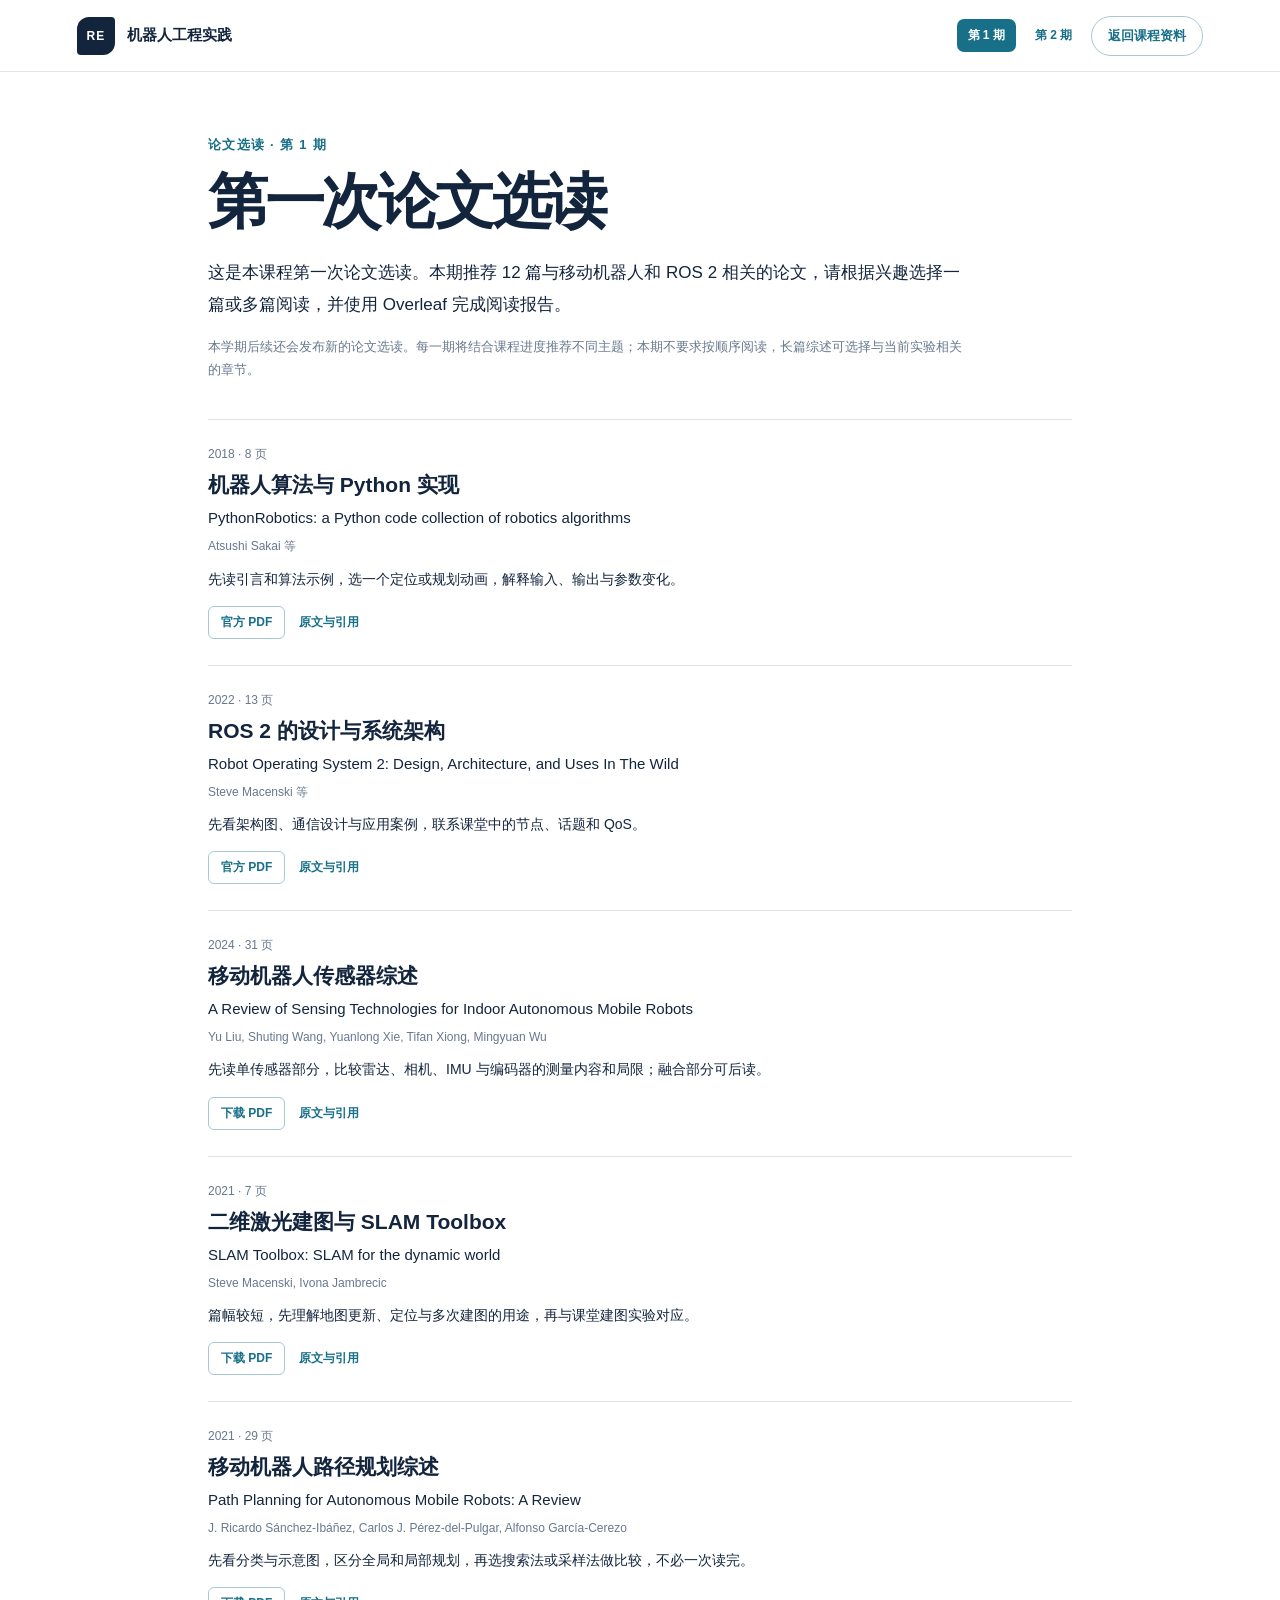
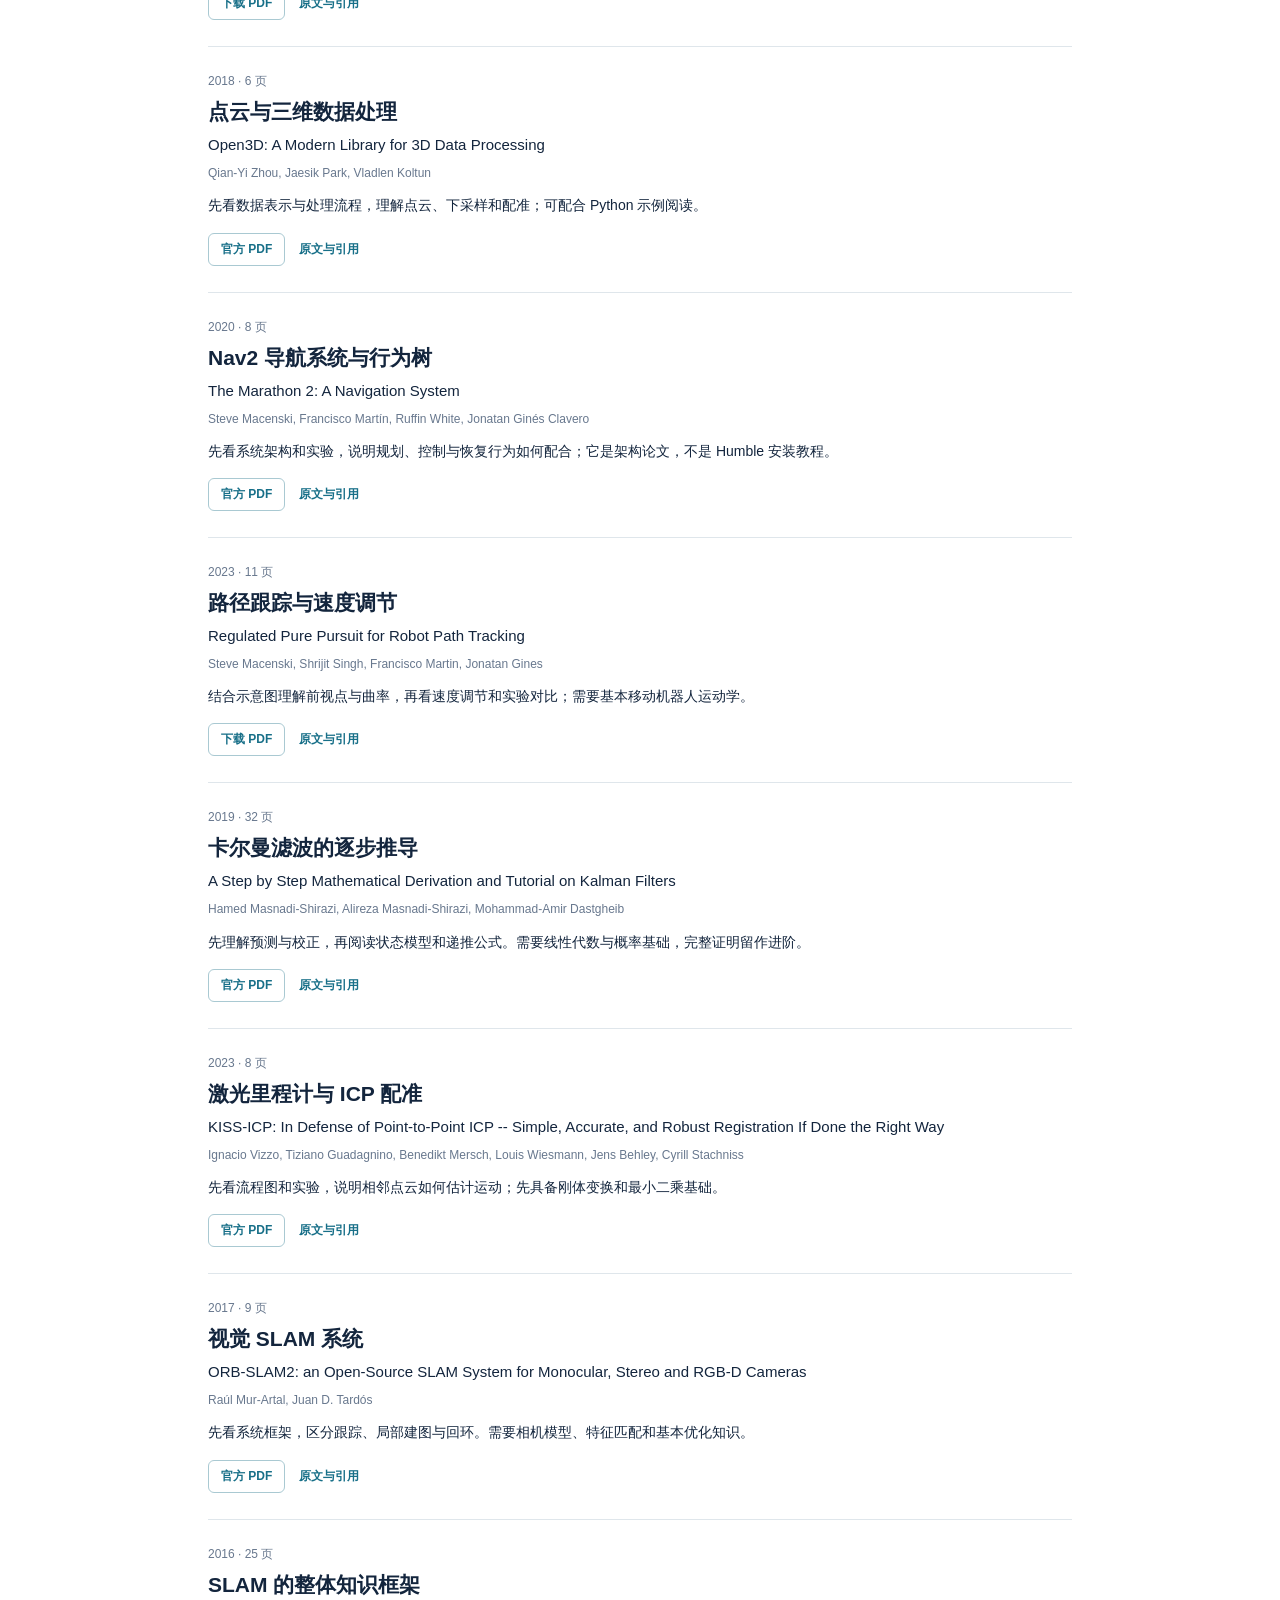
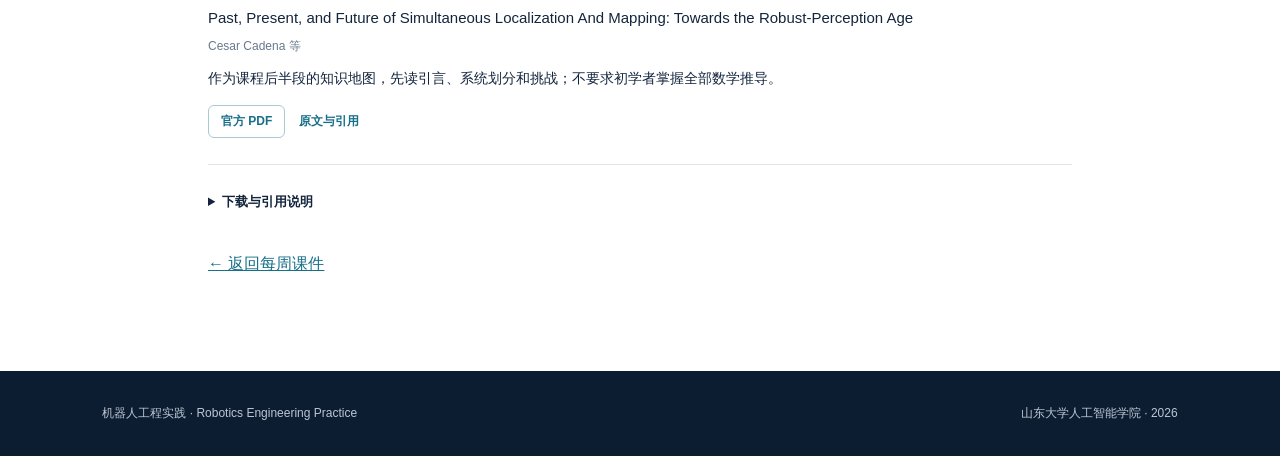
<file: papers.html>
<!doctype html>
<html lang="zh-CN">
<head><meta charset="utf-8"><meta name="viewport" content="width=device-width,initial-scale=1"><meta name="description" content="机器人工程实践第一次论文选读及PDF链接"><title>第一次论文选读｜机器人工程实践</title><link rel="stylesheet" href="style.css"></head>
<body class="reading-page">
<header><a class="brand" href="index.html"><span class="brand-mark">RE</span><span>机器人工程实践</span></a><nav class="reading-nav" aria-label="论文选读期次"><span aria-current="page">第 1 期</span><a href="papers-2.html">第 2 期</a><a class="outline-link" href="index.html">返回课程资料</a></nav></header>
<main class="reading">
  <p class="school">论文选读 · 第 1 期</p><h1>第一次论文选读</h1>
  <p class="reading-intro">这是本课程第一次论文选读。本期推荐 12 篇与移动机器人和 ROS 2 相关的论文，请根据兴趣选择一篇或多篇阅读，并使用 Overleaf 完成阅读报告。</p>
  <p class="reading-note">本学期后续还会发布新的论文选读。每一期将结合课程进度推荐不同主题；本期不要求按顺序阅读，长篇综述可选择与当前实验相关的章节。</p>
  <div class="paper-list">
      <article class="paper" id="01-pythonrobotics">
        <div class="paper-order">01</div>
        <div><p class="paper-meta">2018 · 8 页</p>
          <h2>机器人算法与 Python 实现</h2><p class="paper-title" lang="en">PythonRobotics: a Python code collection of robotics algorithms</p>
          <p class="paper-authors">Atsushi Sakai 等</p><p class="paper-guide">先读引言和算法示例，选一个定位或规划动画，解释输入、输出与参数变化。</p>
          <div class="paper-links"><a href="https://arxiv.org/pdf/1808.10703" target="_blank" rel="noopener">官方 PDF</a><a href="https://arxiv.org/abs/1808.10703" target="_blank" rel="noopener">原文与引用</a><span>官方开放版本</span></div>
        </div>
      </article>
      <article class="paper" id="02-ros2-architecture">
        <div class="paper-order">02</div>
        <div><p class="paper-meta">2022 · 13 页</p>
          <h2>ROS 2 的设计与系统架构</h2><p class="paper-title" lang="en">Robot Operating System 2: Design, Architecture, and Uses In The Wild</p>
          <p class="paper-authors">Steve Macenski 等</p><p class="paper-guide">先看架构图、通信设计与应用案例，联系课堂中的节点、话题和 QoS。</p>
          <div class="paper-links"><a href="https://arxiv.org/pdf/2211.07752" target="_blank" rel="noopener">官方 PDF</a><a href="https://arxiv.org/abs/2211.07752" target="_blank" rel="noopener">原文与引用</a><span>官方开放版本</span></div>
        </div>
      </article>
      <article class="paper" id="03-sensing-review">
        <div class="paper-order">03</div>
        <div><p class="paper-meta">2024 · 31 页</p>
          <h2>移动机器人传感器综述</h2><p class="paper-title" lang="en">A Review of Sensing Technologies for Indoor Autonomous Mobile Robots</p>
          <p class="paper-authors">Yu Liu, Shuting Wang, Yuanlong Xie, Tifan Xiong, Mingyuan Wu</p><p class="paper-guide">先读单传感器部分，比较雷达、相机、IMU 与编码器的测量内容和局限；融合部分可后读。</p>
          <div class="paper-links"><a href="downloads/papers/03-sensing-review.pdf" download>下载 PDF</a><a href="https://www.mdpi.com/1424-8220/24/4/1222" target="_blank" rel="noopener">原文与引用</a><span>CC BY 4.0 · 原版未修改</span></div>
        </div>
      </article>
      <article class="paper" id="05-slam-toolbox">
        <div class="paper-order">04</div>
        <div><p class="paper-meta">2021 · 7 页</p>
          <h2>二维激光建图与 SLAM Toolbox</h2><p class="paper-title" lang="en">SLAM Toolbox: SLAM for the dynamic world</p>
          <p class="paper-authors">Steve Macenski, Ivona Jambrecic</p><p class="paper-guide">篇幅较短，先理解地图更新、定位与多次建图的用途，再与课堂建图实验对应。</p>
          <div class="paper-links"><a href="downloads/papers/05-slam-toolbox.pdf" download>下载 PDF</a><a href="https://joss.theoj.org/papers/10.21105/joss.02783" target="_blank" rel="noopener">原文与引用</a><span>CC BY 4.0 · 原版未修改</span></div>
        </div>
      </article>
      <article class="paper" id="06-path-planning-review">
        <div class="paper-order">05</div>
        <div><p class="paper-meta">2021 · 29 页</p>
          <h2>移动机器人路径规划综述</h2><p class="paper-title" lang="en">Path Planning for Autonomous Mobile Robots: A Review</p>
          <p class="paper-authors">J. Ricardo Sánchez-Ibáñez, Carlos J. Pérez-del-Pulgar, Alfonso García-Cerezo</p><p class="paper-guide">先看分类与示意图，区分全局和局部规划，再选搜索法或采样法做比较，不必一次读完。</p>
          <div class="paper-links"><a href="downloads/papers/06-path-planning-review.pdf" download>下载 PDF</a><a href="https://www.mdpi.com/1424-8220/21/23/7898" target="_blank" rel="noopener">原文与引用</a><span>CC BY 4.0 · 原版未修改</span></div>
        </div>
      </article>
      <article class="paper" id="09-open3d">
        <div class="paper-order">06</div>
        <div><p class="paper-meta">2018 · 6 页</p>
          <h2>点云与三维数据处理</h2><p class="paper-title" lang="en">Open3D: A Modern Library for 3D Data Processing</p>
          <p class="paper-authors">Qian-Yi Zhou, Jaesik Park, Vladlen Koltun</p><p class="paper-guide">先看数据表示与处理流程，理解点云、下采样和配准；可配合 Python 示例阅读。</p>
          <div class="paper-links"><a href="https://arxiv.org/pdf/1801.09847" target="_blank" rel="noopener">官方 PDF</a><a href="https://arxiv.org/abs/1801.09847" target="_blank" rel="noopener">原文与引用</a><span>官方开放版本</span></div>
        </div>
      </article>
      <article class="paper" id="07-nav2-marathon">
        <div class="paper-order">07</div>
        <div><p class="paper-meta">2020 · 8 页</p>
          <h2>Nav2 导航系统与行为树</h2><p class="paper-title" lang="en">The Marathon 2: A Navigation System</p>
          <p class="paper-authors">Steve Macenski, Francisco Martín, Ruffin White, Jonatan Ginés Clavero</p><p class="paper-guide">先看系统架构和实验，说明规划、控制与恢复行为如何配合；它是架构论文，不是 Humble 安装教程。</p>
          <div class="paper-links"><a href="https://arxiv.org/pdf/2003.00368" target="_blank" rel="noopener">官方 PDF</a><a href="https://arxiv.org/abs/2003.00368" target="_blank" rel="noopener">原文与引用</a><span>官方开放版本</span></div>
        </div>
      </article>
      <article class="paper" id="08-regulated-pure-pursuit">
        <div class="paper-order">08</div>
        <div><p class="paper-meta">2023 · 11 页</p>
          <h2>路径跟踪与速度调节</h2><p class="paper-title" lang="en">Regulated Pure Pursuit for Robot Path Tracking</p>
          <p class="paper-authors">Steve Macenski, Shrijit Singh, Francisco Martin, Jonatan Gines</p><p class="paper-guide">结合示意图理解前视点与曲率，再看速度调节和实验对比；需要基本移动机器人运动学。</p>
          <div class="paper-links"><a href="downloads/papers/08-regulated-pure-pursuit.pdf" download>下载 PDF</a><a href="https://arxiv.org/abs/2305.20026" target="_blank" rel="noopener">原文与引用</a><span>CC BY 4.0 · 原版未修改</span></div>
        </div>
      </article>
      <article class="paper" id="04-kalman-tutorial">
        <div class="paper-order">09</div>
        <div><p class="paper-meta">2019 · 32 页</p>
          <h2>卡尔曼滤波的逐步推导</h2><p class="paper-title" lang="en">A Step by Step Mathematical Derivation and Tutorial on Kalman Filters</p>
          <p class="paper-authors">Hamed Masnadi-Shirazi, Alireza Masnadi-Shirazi, Mohammad-Amir Dastgheib</p><p class="paper-guide">先理解预测与校正，再阅读状态模型和递推公式。需要线性代数与概率基础，完整证明留作进阶。</p>
          <div class="paper-links"><a href="https://arxiv.org/pdf/1910.03558" target="_blank" rel="noopener">官方 PDF</a><a href="https://arxiv.org/abs/1910.03558" target="_blank" rel="noopener">原文与引用</a><span>官方开放版本</span></div>
        </div>
      </article>
      <article class="paper" id="10-kiss-icp">
        <div class="paper-order">10</div>
        <div><p class="paper-meta">2023 · 8 页</p>
          <h2>激光里程计与 ICP 配准</h2><p class="paper-title" lang="en">KISS-ICP: In Defense of Point-to-Point ICP -- Simple, Accurate, and Robust Registration If Done the Right Way</p>
          <p class="paper-authors">Ignacio Vizzo, Tiziano Guadagnino, Benedikt Mersch, Louis Wiesmann, Jens Behley, Cyrill Stachniss</p><p class="paper-guide">先看流程图和实验，说明相邻点云如何估计运动；先具备刚体变换和最小二乘基础。</p>
          <div class="paper-links"><a href="https://arxiv.org/pdf/2209.15397" target="_blank" rel="noopener">官方 PDF</a><a href="https://arxiv.org/abs/2209.15397" target="_blank" rel="noopener">原文与引用</a><span>官方开放版本</span></div>
        </div>
      </article>
      <article class="paper" id="11-orb-slam2">
        <div class="paper-order">11</div>
        <div><p class="paper-meta">2017 · 9 页</p>
          <h2>视觉 SLAM 系统</h2><p class="paper-title" lang="en">ORB-SLAM2: an Open-Source SLAM System for Monocular, Stereo and RGB-D Cameras</p>
          <p class="paper-authors">Raúl Mur-Artal, Juan D. Tardós</p><p class="paper-guide">先看系统框架，区分跟踪、局部建图与回环。需要相机模型、特征匹配和基本优化知识。</p>
          <div class="paper-links"><a href="https://arxiv.org/pdf/1610.06475" target="_blank" rel="noopener">官方 PDF</a><a href="https://arxiv.org/abs/1610.06475" target="_blank" rel="noopener">原文与引用</a><span>官方开放版本</span></div>
        </div>
      </article>
      <article class="paper" id="12-slam-survey">
        <div class="paper-order">12</div>
        <div><p class="paper-meta">2016 · 25 页</p>
          <h2>SLAM 的整体知识框架</h2><p class="paper-title" lang="en">Past, Present, and Future of Simultaneous Localization And Mapping: Towards the Robust-Perception Age</p>
          <p class="paper-authors">Cesar Cadena 等</p><p class="paper-guide">作为课程后半段的知识地图，先读引言、系统划分和挑战；不要求初学者掌握全部数学推导。</p>
          <div class="paper-links"><a href="https://arxiv.org/pdf/1606.05830" target="_blank" rel="noopener">官方 PDF</a><a href="https://arxiv.org/abs/1606.05830" target="_blank" rel="noopener">原文与引用</a><span>官方开放版本</span></div>
        </div>
      </article>
  </div>
  <details class="reading-policy"><summary>下载与引用说明</summary>
    <p>阅读报告应说明论文解决的问题、主要方法、实验结果、你的理解，以及与课程或实验的联系。请使用 Overleaf 和 LaTeX 编写并提交 PDF，引用原文，不以翻译摘要代替分析。</p>
    <p>4 篇采用 CC BY 4.0 的论文提供本站原版 PDF，保留作者与许可信息。其余 8 篇提供官方 PDF 入口，不在本站重复托管。ROS 2 架构论文的页面许可与版权声明存在不同表述，因此也采用官方外链。完整出处见<a href="downloads/papers/README.txt">资料来源说明</a>。下载核对日期：2026-09-04。</p>
    <p>阅读次序、中文主题及阅读建议为课程选读建议；英文题名与作者信息来自原文。</p>
  </details>
  <p><a class="back-link" href="index.html">← 返回每周课件</a></p>
</main>
<footer><span>机器人工程实践 · Robotics Engineering Practice</span><span>山东大学人工智能学院 · 2026</span></footer>
</body></html>
</file>
<file: style.css>
.lab-week{align-items:start}.lab-week .week-title{position:sticky;top:24px}.lab-week .week-title>span{height:72px;line-height:1.05}.lab-sessions{display:grid;gap:14px;min-width:0}.lab-session{padding:18px;border:1px solid var(--line);border-radius:13px;background:#f8fafb}.session-featured{border-color:#b9dce0;background:linear-gradient(145deg,#f1fafa,#f8fbfb)}.session-heading{display:flex;align-items:flex-start;gap:14px}.session-heading>span{flex:0 0 auto;padding:6px 10px;color:#fff;background:var(--blue);border-radius:6px;font-size:12px;font-weight:800}.session-heading h4{margin:0;font-size:17px}.session-heading p{margin:6px 0 0;color:var(--muted);font-size:13px;line-height:1.65}.resource-group,.resource-index,.lab-notes{margin-top:14px;color:var(--muted);font-size:13px;line-height:1.8}.resource-group summary,.resource-index summary,.lab-notes summary{cursor:pointer;color:var(--blue);font-weight:700}.resource-group[open] summary,.resource-index[open] summary,.lab-notes[open] summary{margin-bottom:10px}.resource-group .rail-wrap{padding-top:2px}.resource-group .rail-controls{margin-top:0}.lab-notes p{margin:8px 0}.lab-notes ol{margin:8px 0;padding-left:22px}.lab-notes li+li{margin-top:5px}.lab-notes a{text-decoration:underline}.session-downloads{display:grid;grid-template-columns:repeat(3,minmax(0,1fr));gap:10px;margin-top:16px}.resource-card{display:grid;grid-template-columns:auto minmax(0,1fr) auto;align-items:center;gap:12px;padding:15px;background:#fff;border:1px solid #cee5e7;border-radius:11px;transition:transform .18s ease,border-color .18s ease}.resource-card:hover{transform:translateY(-2px);border-color:#77c9cc}.resource-card>b{display:grid;place-items:center;width:38px;height:38px;color:#fff;background:var(--ink);border-radius:9px;font-size:10px;letter-spacing:.04em}.resource-card span{min-width:0}.resource-card strong{display:block;font-size:13px;line-height:1.4}.resource-card small{display:block;margin-top:4px;color:var(--muted);font-size:10px;line-height:1.45}.resource-card i{color:var(--blue);font-style:normal;font-size:18px;font-weight:800}.course-outline{display:grid;grid-template-columns:1fr 1fr;gap:12px}.course-outline>div{padding:14px;background:#fff;border:1px solid var(--line);border-radius:10px}.course-outline h5{margin:0 0 6px;color:var(--ink);font-size:13px}.course-outline p{margin:5px 0;font-size:12px;line-height:1.7}#week02-lab{scroll-margin-top:24px}
:root{--ink:#13253d;--blue:#176f88;--cyan:#4bc3c7;--muted:#68788e;--line:#dfe6eb;--paper:#f4f7f8}*{box-sizing:border-box}html{scroll-behavior:smooth}body{margin:0;color:var(--ink);background:var(--paper);font-family:"Noto Sans SC","Microsoft YaHei","PingFang SC",Arial,sans-serif}a{color:inherit;text-decoration:none}header{height:72px;display:flex;align-items:center;justify-content:space-between;padding:0 clamp(22px,6vw,96px);border-bottom:1px solid var(--line);background:rgba(255,255,255,.94)}.brand{display:flex;align-items:center;gap:12px;font-size:15px;font-weight:800}.brand-mark{display:grid;place-items:center;width:38px;height:38px;color:#fff;background:var(--ink);border-radius:12px 4px 12px 4px;font-size:12px;letter-spacing:.08em}.outline-link{padding:10px 16px;color:var(--blue);border:1px solid #a9c9d2;border-radius:999px;font-size:13px;font-weight:700}.hero{padding:82px clamp(22px,8vw,128px) 72px;background:radial-gradient(circle at 86% 20%,rgba(75,195,199,.18),transparent 26%),linear-gradient(135deg,#eef6f7,#f8fafb 70%);border-bottom:1px solid var(--line)}.school{margin:0 0 16px;color:var(--blue);font-size:13px;font-weight:800;letter-spacing:.1em}h1{margin:0;font-size:clamp(46px,7vw,84px);line-height:1.05;letter-spacing:-.055em}.subtitle{max-width:680px;margin:24px 0 0;color:var(--muted);font-size:18px;line-height:1.8}.facts{display:flex;flex-wrap:wrap;gap:10px;margin-top:34px}.facts span{padding:8px 13px;color:#436177;background:#fff;border:1px solid #d6e2e7;border-radius:8px;font-size:12px;font-weight:700}.downloads{padding:78px clamp(22px,8vw,128px) 110px}.downloads-heading{display:flex;align-items:end;justify-content:space-between;gap:30px;margin-bottom:34px}.downloads-heading p{margin:0 0 8px;color:var(--blue);font-size:11px;font-weight:800;letter-spacing:.18em}.downloads-heading h2{margin:0;font-size:clamp(30px,4vw,46px);letter-spacing:-.04em}.downloads-heading>span{color:var(--muted);font-size:12px}.downloads-heading i,.downloads-heading em{display:inline-block;width:8px;height:8px;margin-right:4px;border-radius:50%}.downloads-heading i{background:var(--cyan)}.downloads-heading em{background:#cad3da}.week-list{display:grid;gap:16px}.week-card{display:grid;grid-template-columns:270px minmax(0,1fr);gap:28px;padding:24px;background:#fff;border:1px solid var(--line);border-radius:16px}.week-title{display:flex;align-items:center;gap:18px}.week-title>span{display:grid;place-items:center;flex:0 0 64px;height:64px;color:#fff;background:var(--ink);border-radius:14px 4px 14px 4px;font:700 18px Georgia,serif}.week-title small{color:var(--blue);font-size:11px;font-weight:800}.week-title h3{margin:5px 0 0;font-size:17px;line-height:1.35}.rail-wrap{min-width:0}.rail-controls{display:flex;align-items:center;justify-content:space-between;margin-bottom:8px;color:var(--muted);font-size:10px}.rail-controls>div{display:flex;gap:6px}.rail-controls button{width:28px;height:28px;padding:0;color:var(--ink);background:#f2f5f6;border:1px solid #d7e0e5;border-radius:8px;cursor:pointer}.rail-controls button:hover{color:#fff;background:var(--blue);border-color:var(--blue)}.materials{display:flex;gap:10px;overflow-x:auto;padding:2px 2px 10px;scroll-snap-type:x proximity;scrollbar-width:thin;scrollbar-color:#afc2ca transparent;cursor:grab;touch-action:pan-y}.materials.dragging{cursor:grabbing;scroll-snap-type:none;user-select:none}.material{min-width:0;flex:0 0 250px;display:flex;align-items:center;gap:12px;padding:14px;border-radius:11px;scroll-snap-align:start}.material>span{min-width:0;display:flex;flex-direction:column;gap:4px}.material strong{display:block;overflow:hidden;text-overflow:ellipsis;white-space:nowrap;font-size:13px}.material small{color:var(--muted);font-size:10px}.material b{display:grid;place-items:center;flex:0 0 32px;height:32px;border-radius:9px;font-weight:800}.available{background:#eef8f8;border:1px solid #d4eaeb;transition:transform .18s ease,border-color .18s ease}.available:hover{transform:translateY(-2px);border-color:#77c9cc}.available b{color:#fff;background:var(--blue)}.pending{color:#8794a5;background:#f5f6f7;border:1px dashed #d4dbe0}.pending b{color:#95a2af;background:#e8ecef}footer{display:flex;justify-content:space-between;gap:20px;padding:34px clamp(22px,8vw,128px);color:#bac6d3;background:#0d1d31;font-size:12px}@media(max-width:1000px){.week-card{grid-template-columns:1fr}.lab-week .week-title{position:static}.session-downloads{grid-template-columns:1fr 1fr}}@media(max-width:700px){header{height:64px;padding:0 18px}.outline-link{display:none}.hero{padding:58px 20px 50px}h1{font-size:46px}.subtitle{font-size:16px}.downloads{padding:56px 20px 78px}.downloads-heading{align-items:flex-start;flex-direction:column;gap:14px}.week-card{padding:18px}.material{flex-basis:230px}.session-downloads,.course-outline{grid-template-columns:1fr}.lab-session{padding:15px}footer{flex-direction:column;padding:28px 20px}}@media(prefers-reduced-motion:reduce){html{scroll-behavior:auto}*{transition:none!important}}
.reading-entries{display:flex;flex-wrap:wrap;gap:12px;margin-top:28px}.reading-entry{display:grid;gap:4px;min-width:225px;padding:14px 16px;background:#fff;border:1px solid #cbdde2;border-radius:10px;transition:transform .18s ease,border-color .18s ease}.reading-entry:hover{transform:translateY(-2px);border-color:#77c9cc}.reading-entry small{color:var(--blue);font-size:10px;font-weight:800;letter-spacing:.08em}.reading-entry strong{font-size:14px}.reading-entry span{color:var(--muted);font-size:11px}.reading-entry-current{background:#eef8f8;border-color:#b9dcdf}.reading-page{background:#fff}.reading-nav{display:flex;align-items:center;gap:8px}.reading-nav>a:not(.outline-link),.reading-nav>span{padding:8px 11px;border-radius:7px;font-size:12px;font-weight:700}.reading-nav>a:not(.outline-link){color:var(--blue)}.reading-nav>span{color:#fff;background:var(--blue)}.reading{max-width:920px;margin:0 auto;padding:64px 28px 80px}.reading h1{font-size:clamp(38px,6vw,60px)}.reading-intro{max-width:760px;font-size:17px;line-height:1.9;margin:24px 0 8px}.reading-note{max-width:760px;color:var(--muted);font-size:13px;line-height:1.8}.topic-route{display:flex;flex-wrap:wrap;gap:8px;margin:24px 0 0}.topic-route span{padding:7px 10px;color:#436177;background:#f3f8f9;border:1px solid #d6e5e8;border-radius:7px;font-size:11px;font-weight:700}.paper-list{margin-top:38px;border-bottom:1px solid var(--line)}.paper{display:block;padding:26px 0;border-top:1px solid var(--line)}.paper-order{display:none}.paper-meta{margin:0 0 8px;color:var(--muted);font-size:12px}.paper h2{margin:0;font-size:21px}.paper-title{font-size:15px;line-height:1.6;margin:7px 0;overflow-wrap:anywhere}.paper-authors{color:var(--muted);font-size:12px;line-height:1.6;margin:5px 0}.paper-guide{max-width:780px;font-size:14px;line-height:1.8;margin:10px 0 14px}.paper-links{display:flex;align-items:center;flex-wrap:wrap;gap:14px;font-size:12px}.paper-links a{color:var(--blue);font-weight:700}.paper-links a:first-child{padding:7px 12px;border:1px solid #a9c9d2;border-radius:6px}.paper-links span{display:none}.practice-paper{margin-left:-16px;margin-right:-16px;padding-left:16px;padding-right:16px;background:linear-gradient(90deg,rgba(75,195,199,.1),transparent 80%)}.practice-badge{display:inline-block;margin-left:8px;padding:3px 7px;color:#0c6370;background:#dff4f3;border-radius:999px;font-size:10px;font-weight:800;vertical-align:middle}.practice-plan{margin:12px 0 14px;padding:12px 14px;color:#436177;background:#f5fafa;border-left:3px solid var(--cyan);font-size:12px;line-height:1.75}.reading-policy{padding:25px 0;line-height:1.8;font-size:13px}.reading-policy summary{cursor:pointer;font-weight:700}.reading-policy a,.back-link{color:var(--blue);text-decoration:underline}a:focus-visible,summary:focus-visible{outline:3px solid var(--blue);outline-offset:4px}@media(max-width:600px){.reading{padding:40px 20px}.paper{padding:22px 0}.paper h2{font-size:19px}.reading-nav{gap:2px}.reading-nav>a:not(.outline-link),.reading-nav>span{padding:7px 8px}.reading-entry{width:100%}}
.week-reading-note{margin:0 0 10px;padding:9px 12px;color:#436177;background:#f3f8f9;border-left:3px solid var(--cyan);border-radius:6px;font-size:12px;line-height:1.65}.week-reading-note strong{color:var(--blue)}
</file>
